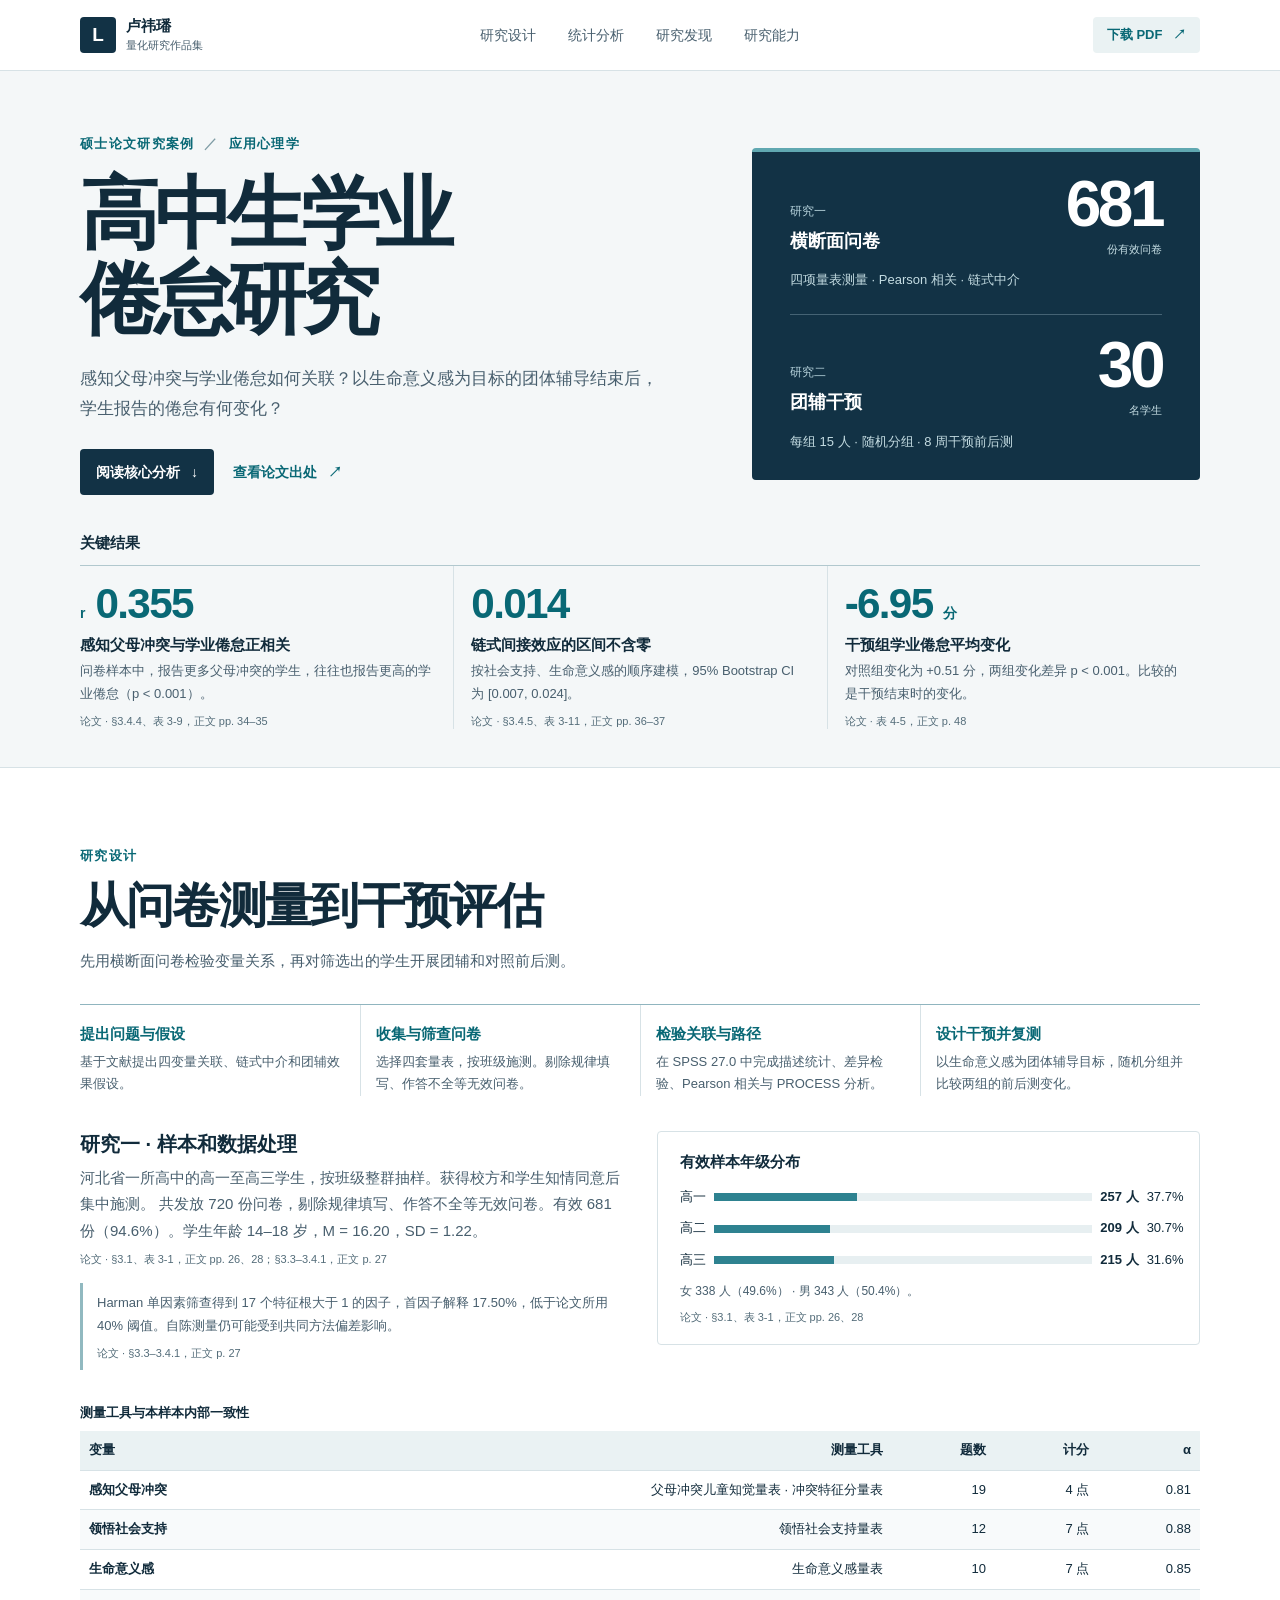
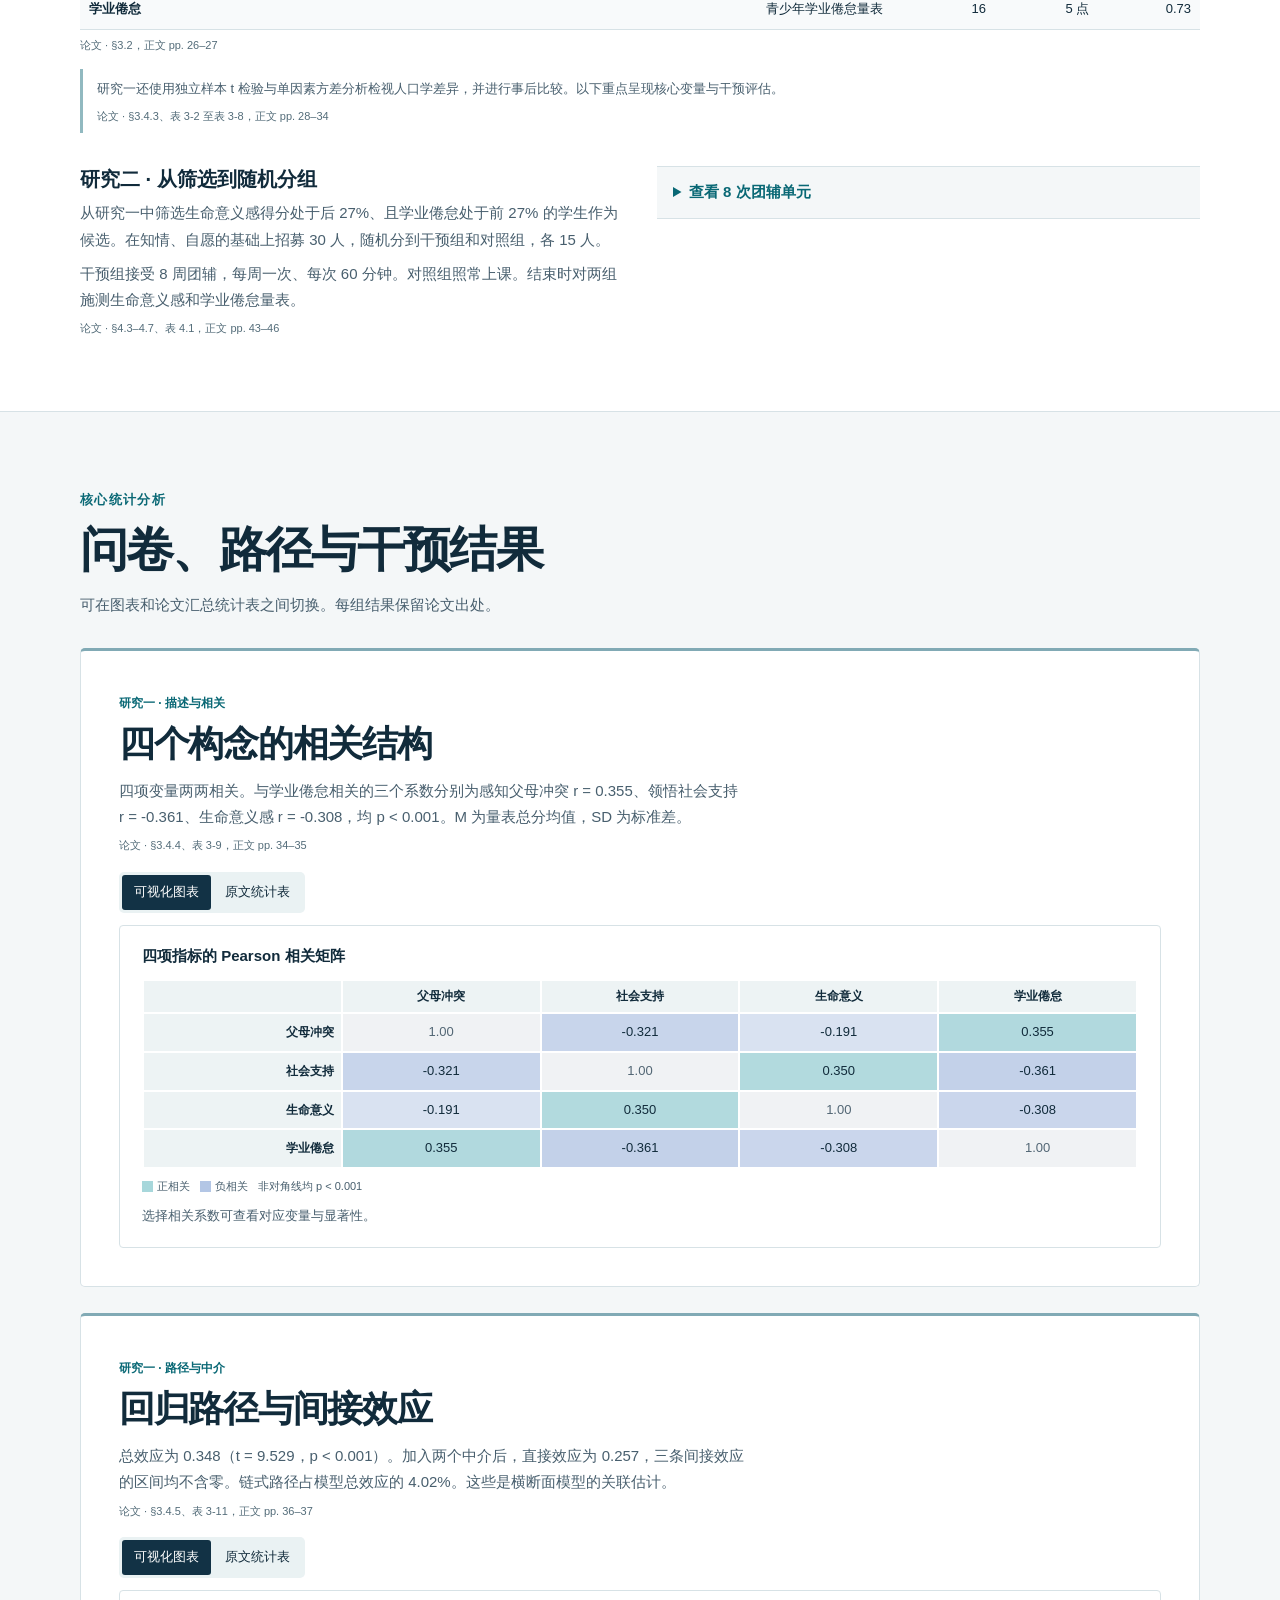
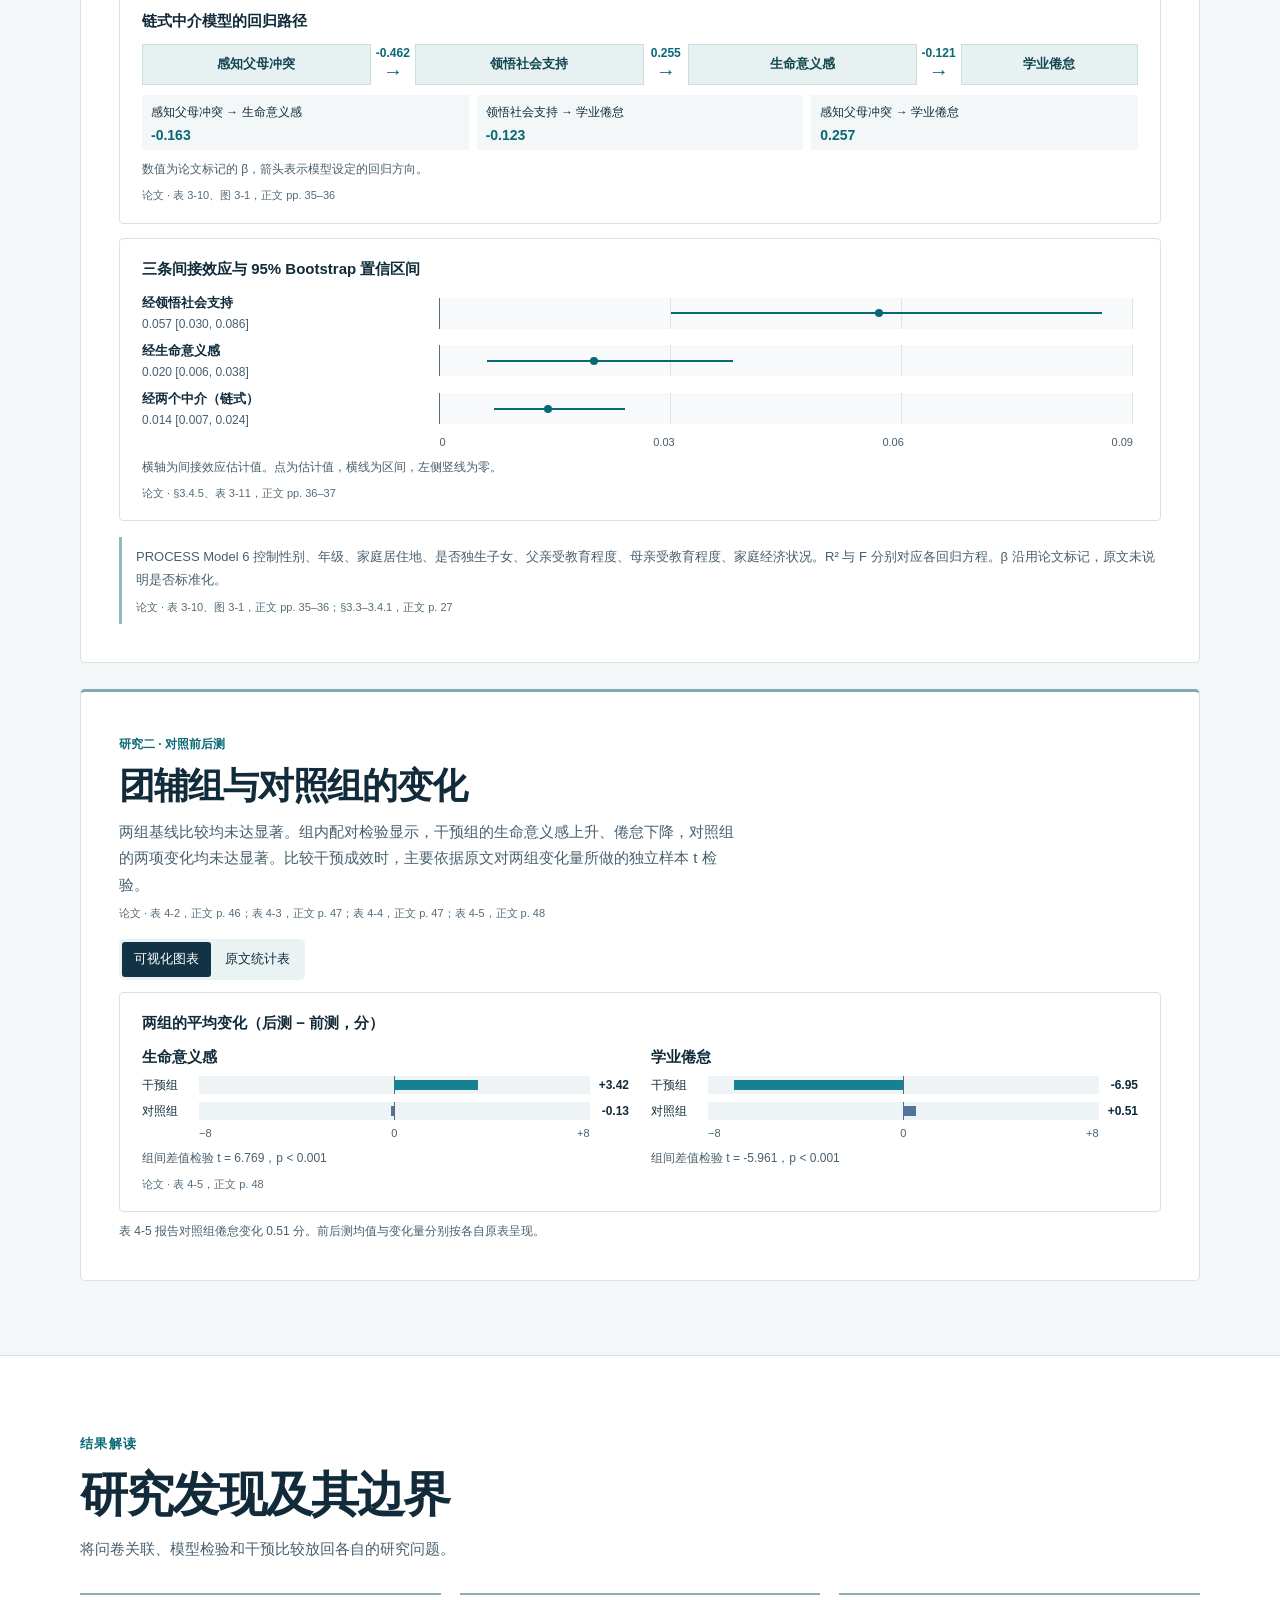
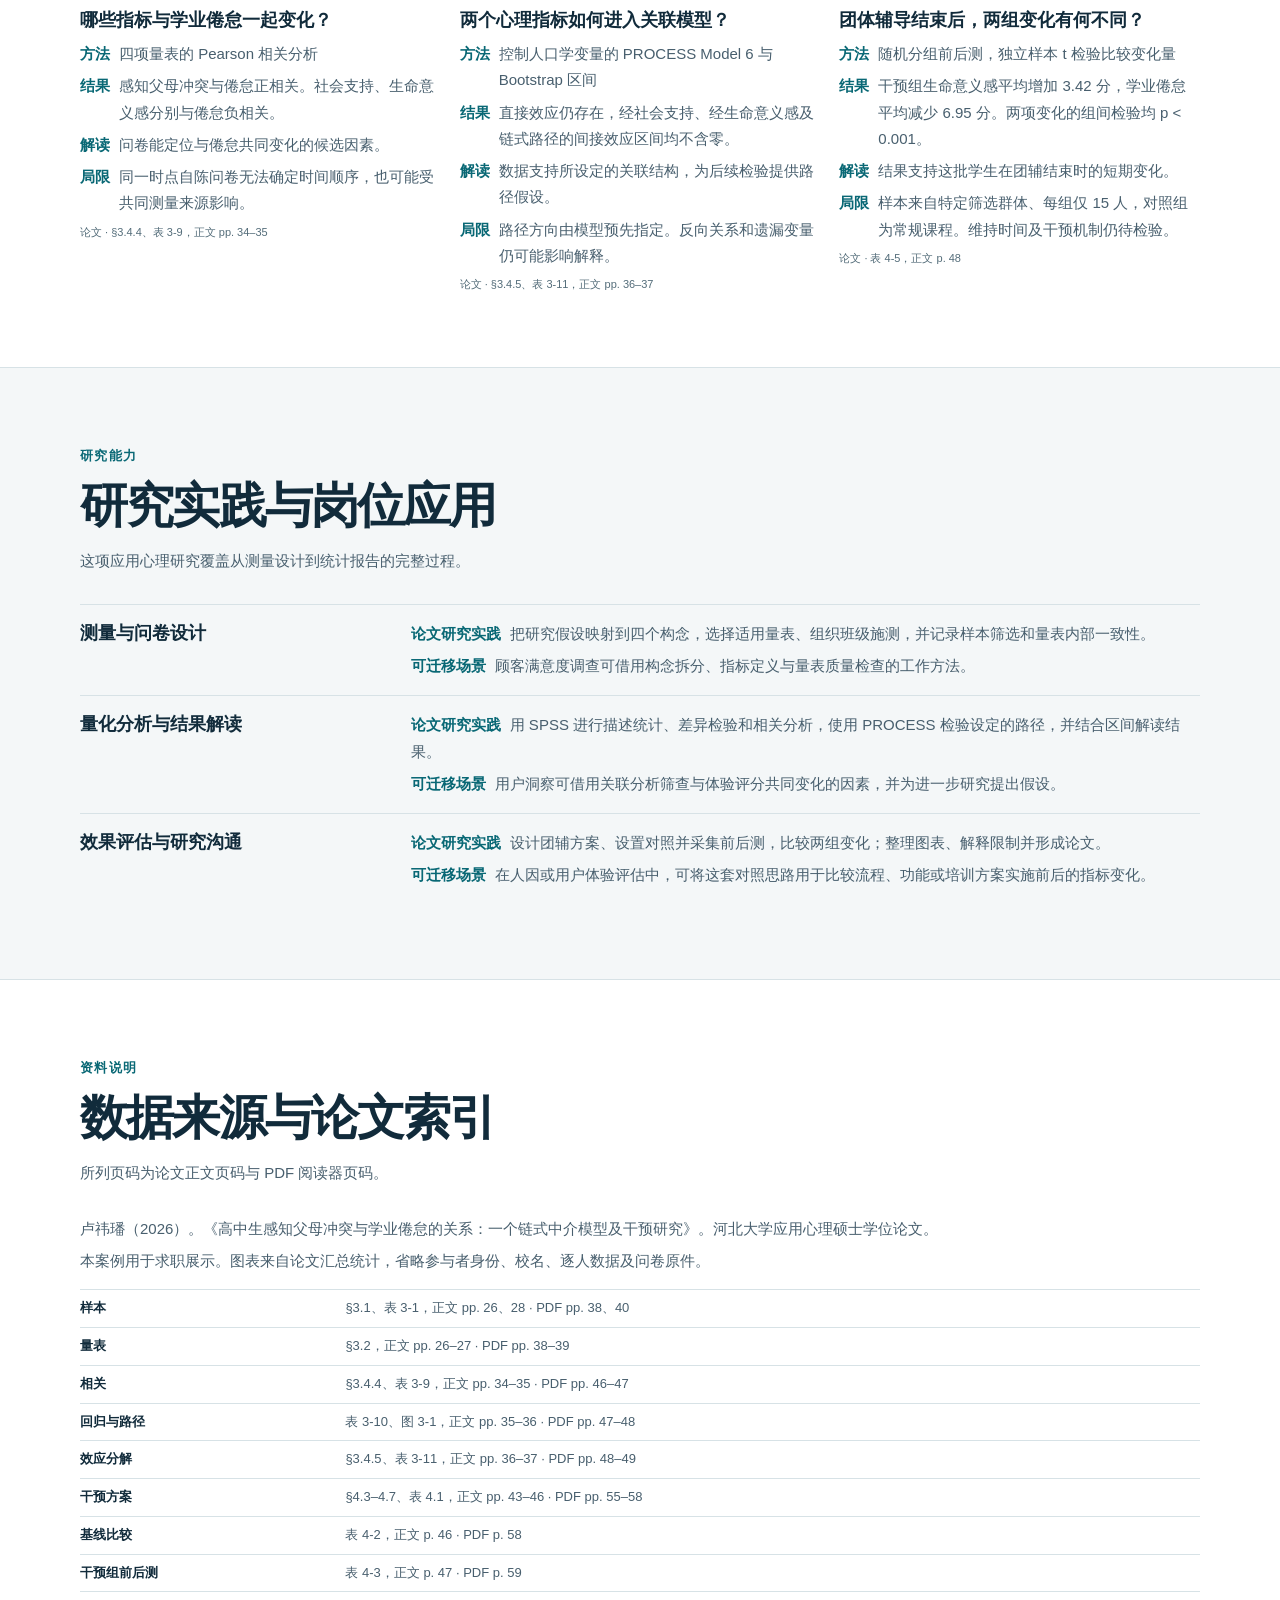
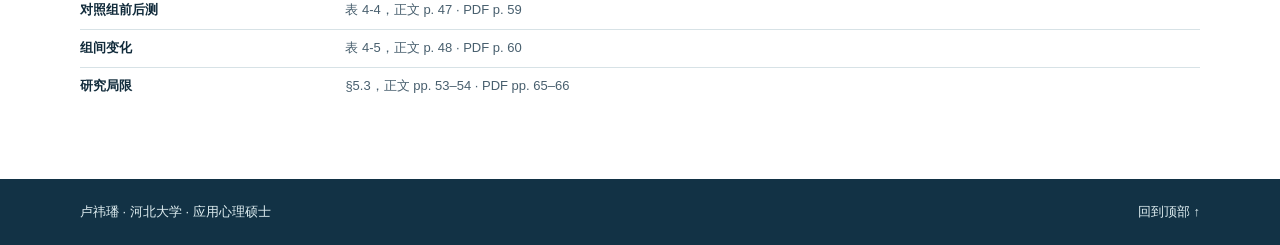
<file: index.html>
<!doctype html>
<html lang="zh-CN">
<head>
<meta charset="utf-8">
<meta name="viewport" content="width=device-width, initial-scale=1">
<meta name="description" content="卢祎璠的应用心理硕士论文研究案例。通过横断面问卷和对照前后测，分析高中生学业倦怠。">
<title>高中生学业倦怠研究｜卢祎璠</title>
<link rel="stylesheet" href="styles.css">
<script src="site.js" defer></script>
</head>
<body class="website">
<a href="#main" class="skip">跳至正文</a>
<header class="site-header"><div class="wrap head-inner"><a class="brand" href="#top"><span class="brand-mark" aria-hidden="true">L</span><span>卢祎璠<small>量化研究作品集</small></span></a>
<nav aria-label="章节导航"><a href="#design">研究设计</a><a href="#analysis">统计分析</a><a href="#findings">研究发现</a><a href="#capabilities">研究能力</a></nav>
<a class="pdf-link" href="academic-burnout-report.pdf" download>下载 PDF <span aria-hidden="true">↗</span></a></div><div class="progress" aria-hidden="true"></div></header>
<main id="main">
<section id="top" class="hero"><div class="wrap"><div class="hero-grid"><div>
<p class="eyebrow">硕士论文研究案例 <span>／</span> 应用心理学</p>
<h1>高中生学业<br class="hero-break">倦怠研究</h1>
<p class="hero-lede">感知父母冲突与学业倦怠如何关联？以生命意义感为目标的团体辅导结束后，学生报告的倦怠有何变化？</p>
<div class="hero-actions"><a class="primary" href="#analysis">阅读核心分析 <span aria-hidden="true">↓</span></a><a href="#sources">查看论文出处 <span aria-hidden="true">↗</span></a></div>
</div><aside class="hero-evidence" aria-label="研究设计与样本">
<div class="study-row"><span>研究一 <b>横断面问卷</b></span><strong>681<small>份有效问卷</small></strong></div>
<p>四项量表测量 · Pearson 相关 · 链式中介</p>
<div class="study-row"><span>研究二 <b>团辅干预</b></span><strong>30<small>名学生</small></strong></div>
<p>每组 15 人 · 随机分组 · 8 周干预前后测</p>
</aside></div>
<div class="hero-findings"><h2>关键结果</h2><div class="key-findings">
  <article><div class="finding-metric"><span>r</span> 0.355</div><h3>感知父母冲突与学业倦怠正相关</h3><p>问卷样本中，报告更多父母冲突的学生，往往也报告更高的学业倦怠（p &lt; 0.001）。</p><span class="cite">论文 · §3.4.4、表 3-9，正文 pp. 34–35</span></article>
  <article><div class="finding-metric">0.014</div><h3>链式间接效应的区间不含零</h3><p>按社会支持、生命意义感的顺序建模，95% Bootstrap CI 为 [0.007, 0.024]。</p><span class="cite">论文 · §3.4.5、表 3-11，正文 pp. 36–37</span></article>
  <article><div class="finding-metric">-6.95 <span>分</span></div><h3>干预组学业倦怠平均变化</h3><p>对照组变化为 +0.51 分，两组变化差异 p &lt; 0.001。比较的是干预结束时的变化。</p><span class="cite">论文 · 表 4-5，正文 p. 48</span></article>
</div></div></div></section>
<section id="design" class="wrap section">
<div class="section-heading"><span class="section-label">研究设计</span><h2>从问卷测量到干预评估</h2><p>先用横断面问卷检验变量关系，再对筛选出的学生开展团辅和对照前后测。</p></div>
<ol class="process">
<li><b>提出问题与假设</b><p>基于文献提出四变量关联、链式中介和团辅效果假设。</p></li>
<li><b>收集与筛查问卷</b><p>选择四套量表，按班级施测。剔除规律填写、作答不全等无效问卷。</p></li>
<li><b>检验关联与路径</b><p>在 SPSS 27.0 中完成描述统计、差异检验、Pearson 相关与 PROCESS 分析。</p></li>
<li><b>设计干预并复测</b><p>以生命意义感为团体辅导目标，随机分组并比较两组的前后测变化。</p></li>
</ol>
<div class="design-grid"><div><h3>研究一 · 样本和数据处理</h3><p>河北省一所高中的高一至高三学生，按班级整群抽样。获得校方和学生知情同意后集中施测。 共发放 720 份问卷，剔除规律填写、作答不全等无效问卷。有效 681 份（94.6%）。学生年龄 14–18 岁，M = 16.20，SD = 1.22。</p><span class="cite">论文 · §3.1、表 3-1，正文 pp. 26、28；§3.3–3.4.1，正文 p. 27</span><div class="quiet"><p>Harman 单因素筛查得到 17 个特征根大于 1 的因子，首因子解释 17.50%，低于论文所用 40% 阈值。自陈测量仍可能受到共同方法偏差影响。</p><span class="cite">论文 · §3.3–3.4.1，正文 p. 27</span></div></div><figure class="grade-chart"><figcaption>有效样本年级分布</figcaption><div class="grade-items"><div class="grade-row"><span>高一</span><span class="grade-track" aria-hidden="true"><i style="width:37.7%"></i></span><strong>257 人</strong><span>37.7%</span></div><div class="grade-row"><span>高二</span><span class="grade-track" aria-hidden="true"><i style="width:30.7%"></i></span><strong>209 人</strong><span>30.7%</span></div><div class="grade-row"><span>高三</span><span class="grade-track" aria-hidden="true"><i style="width:31.6%"></i></span><strong>215 人</strong><span>31.6%</span></div></div><p class="note">女 338 人（49.6%） · 男 343 人（50.4%）。</p><span class="cite">论文 · §3.1、表 3-1，正文 pp. 26、28</span></figure></div>
<div class="measurements"><div class="table-scroll" tabindex="0" role="region" aria-label="测量工具与本样本内部一致性"><table><caption>测量工具与本样本内部一致性</caption><thead><tr><th scope="col">变量</th><th scope="col">测量工具</th><th scope="col">题数</th><th scope="col">计分</th><th scope="col">α</th></tr></thead><tbody><tr><th scope="row">感知父母冲突</th><td>父母冲突儿童知觉量表 · 冲突特征分量表</td><td>19</td><td>4 点</td><td>0.81</td></tr><tr><th scope="row">领悟社会支持</th><td>领悟社会支持量表</td><td>12</td><td>7 点</td><td>0.88</td></tr><tr><th scope="row">生命意义感</th><td>生命意义感量表</td><td>10</td><td>7 点</td><td>0.85</td></tr><tr><th scope="row">学业倦怠</th><td>青少年学业倦怠量表</td><td>16</td><td>5 点</td><td>0.73</td></tr></tbody></table></div><span class="cite">论文 · §3.2，正文 pp. 26–27</span><div class="quiet"><p>研究一还使用独立样本 t 检验与单因素方差分析检视人口学差异，并进行事后比较。以下重点呈现核心变量与干预评估。</p><span class="cite">论文 · §3.4.3、表 3-2 至表 3-8，正文 pp. 28–34</span></div></div>
<div class="trial-design"><div><h3>研究二 · 从筛选到随机分组</h3><p>从研究一中筛选生命意义感得分处于后 27%、且学业倦怠处于前 27% 的学生作为候选。在知情、自愿的基础上招募 30 人，随机分到干预组和对照组，各 15 人。</p>
<p>干预组接受 8 周团辅，每周一次、每次 60 分钟。对照组照常上课。结束时对两组施测生命意义感和学业倦怠量表。</p><span class="cite">论文 · §4.3–4.7、表 4.1，正文 pp. 43–46</span></div>
<details><summary>查看 8 次团辅单元</summary><ol><li>认识你我他</li><li>认识生命</li><li>生命的体验</li><li>生命的价值</li><li>生命中的爱</li><li>生命的挫折</li><li>寻找生命目标</li><li>下一站，从心出发</li></ol><span class="cite">论文 · §4.3–4.7、表 4.1，正文 pp. 43–46</span></details></div>
</section>
<section id="analysis" class="section evidence"><div class="wrap">
<div class="section-heading"><span class="section-label">核心统计分析</span><h2>问卷、路径与干预结果</h2><p>可在图表和论文汇总统计表之间切换。每组结果保留论文出处。</p></div>
<article class="analysis-block"><div class="analysis-heading"><span>研究一 · 描述与相关</span><h3>四个构念的相关结构</h3><p>四项变量两两相关。与学业倦怠相关的三个系数分别为感知父母冲突 r = 0.355、领悟社会支持 r = -0.361、生命意义感 r = -0.308，均 p &lt; 0.001。M 为量表总分均值，SD 为标准差。</p><span class="cite">论文 · §3.4.4、表 3-9，正文 pp. 34–35</span></div>
<div class="switcher" data-switcher>
<div class="switch" role="group" aria-label="选择数据呈现方式" hidden><button type="button" data-show="chart" aria-pressed="true" aria-controls="correlation-chart">可视化图表</button><button type="button" data-show="table" aria-pressed="false" aria-controls="correlation-table">原文统计表</button></div>
<div id="correlation-chart" data-panel="chart"><figure class="heat-figure"><figcaption>四项指标的 Pearson 相关矩阵</figcaption><table class="heat"><thead><tr><th scope="col"><span class="sr-only">变量</span></th><th scope="col">父母冲突</th><th scope="col">社会支持</th><th scope="col">生命意义</th><th scope="col">学业倦怠</th></tr></thead><tbody><tr><th scope="row">父母冲突</th><td class="diagonal">1.00</td><td class="neg" style="--strength:0.321"><button type="button" data-pair="感知父母冲突与领悟社会支持呈负相关（r = -0.321，p &lt; 0.001）。" aria-label="感知父母冲突与领悟社会支持呈负相关（r = -0.321，p &lt; 0.001）。" aria-pressed="false">-0.321</button></td><td class="neg" style="--strength:0.191"><button type="button" data-pair="感知父母冲突与生命意义感呈负相关（r = -0.191，p &lt; 0.001）。" aria-label="感知父母冲突与生命意义感呈负相关（r = -0.191，p &lt; 0.001）。" aria-pressed="false">-0.191</button></td><td class="pos" style="--strength:0.355"><button type="button" data-pair="感知父母冲突与学业倦怠呈正相关（r = 0.355，p &lt; 0.001）。" aria-label="感知父母冲突与学业倦怠呈正相关（r = 0.355，p &lt; 0.001）。" aria-pressed="false">0.355</button></td></tr><tr><th scope="row">社会支持</th><td class="neg" style="--strength:0.321"><button type="button" data-pair="领悟社会支持与感知父母冲突呈负相关（r = -0.321，p &lt; 0.001）。" aria-label="领悟社会支持与感知父母冲突呈负相关（r = -0.321，p &lt; 0.001）。" aria-pressed="false">-0.321</button></td><td class="diagonal">1.00</td><td class="pos" style="--strength:0.35"><button type="button" data-pair="领悟社会支持与生命意义感呈正相关（r = 0.350，p &lt; 0.001）。" aria-label="领悟社会支持与生命意义感呈正相关（r = 0.350，p &lt; 0.001）。" aria-pressed="false">0.350</button></td><td class="neg" style="--strength:0.361"><button type="button" data-pair="领悟社会支持与学业倦怠呈负相关（r = -0.361，p &lt; 0.001）。" aria-label="领悟社会支持与学业倦怠呈负相关（r = -0.361，p &lt; 0.001）。" aria-pressed="false">-0.361</button></td></tr><tr><th scope="row">生命意义</th><td class="neg" style="--strength:0.191"><button type="button" data-pair="生命意义感与感知父母冲突呈负相关（r = -0.191，p &lt; 0.001）。" aria-label="生命意义感与感知父母冲突呈负相关（r = -0.191，p &lt; 0.001）。" aria-pressed="false">-0.191</button></td><td class="pos" style="--strength:0.35"><button type="button" data-pair="生命意义感与领悟社会支持呈正相关（r = 0.350，p &lt; 0.001）。" aria-label="生命意义感与领悟社会支持呈正相关（r = 0.350，p &lt; 0.001）。" aria-pressed="false">0.350</button></td><td class="diagonal">1.00</td><td class="neg" style="--strength:0.308"><button type="button" data-pair="生命意义感与学业倦怠呈负相关（r = -0.308，p &lt; 0.001）。" aria-label="生命意义感与学业倦怠呈负相关（r = -0.308，p &lt; 0.001）。" aria-pressed="false">-0.308</button></td></tr><tr><th scope="row">学业倦怠</th><td class="pos" style="--strength:0.355"><button type="button" data-pair="学业倦怠与感知父母冲突呈正相关（r = 0.355，p &lt; 0.001）。" aria-label="学业倦怠与感知父母冲突呈正相关（r = 0.355，p &lt; 0.001）。" aria-pressed="false">0.355</button></td><td class="neg" style="--strength:0.361"><button type="button" data-pair="学业倦怠与领悟社会支持呈负相关（r = -0.361，p &lt; 0.001）。" aria-label="学业倦怠与领悟社会支持呈负相关（r = -0.361，p &lt; 0.001）。" aria-pressed="false">-0.361</button></td><td class="neg" style="--strength:0.308"><button type="button" data-pair="学业倦怠与生命意义感呈负相关（r = -0.308，p &lt; 0.001）。" aria-label="学业倦怠与生命意义感呈负相关（r = -0.308，p &lt; 0.001）。" aria-pressed="false">-0.308</button></td><td class="diagonal">1.00</td></tr></tbody></table><div class="heat-legend"><span class="positive">正相关</span><span class="negative">负相关</span><span>非对角线均 p &lt; 0.001</span></div><p class="cell-reading" aria-live="polite">选择相关系数可查看对应变量与显著性。</p></figure></div><div id="correlation-table" data-panel="table"><div class="table-scroll" tabindex="0" role="region" aria-label="描述性统计与 Pearson 相关"><table><caption>描述性统计与 Pearson 相关</caption><thead><tr><th scope="col">变量</th><th scope="col">M（分）</th><th scope="col">SD</th><th scope="col">1</th><th scope="col">2</th><th scope="col">3</th><th scope="col">4</th></tr></thead><tbody><tr><th scope="row">1 感知父母冲突</th><td>48.13</td><td>8.94</td><td>1.00</td><td>—</td><td>—</td><td>—</td></tr><tr><th scope="row">2 领悟社会支持</th><td>50.88</td><td>14.99</td><td>-0.321***</td><td>1.00</td><td>—</td><td>—</td></tr><tr><th scope="row">3 生命意义感</th><td>36.69</td><td>12.43</td><td>-0.191***</td><td>0.350***</td><td>1.00</td><td>—</td></tr><tr><th scope="row">4 学业倦怠</th><td>46.98</td><td>8.98</td><td>0.355***</td><td>-0.361***</td><td>-0.308***</td><td>1.00</td></tr></tbody></table></div><p class="note">*** p &lt; 0.001。上三角在论文表中留空。</p><span class="cite">论文 · §3.4.4、表 3-9，正文 pp. 34–35</span></div></div></article>
<article class="analysis-block"><div class="analysis-heading"><span>研究一 · 路径与中介</span><h3>回归路径与间接效应</h3><p>总效应为 0.348（t = 9.529，p &lt; 0.001）。加入两个中介后，直接效应为 0.257，三条间接效应的区间均不含零。链式路径占模型总效应的 4.02%。这些是横断面模型的关联估计。</p><span class="cite">论文 · §3.4.5、表 3-11，正文 pp. 36–37</span></div>
<div class="switcher" data-switcher>
<div class="switch" role="group" aria-label="选择数据呈现方式" hidden><button type="button" data-show="chart" aria-pressed="true" aria-controls="mediation-chart">可视化图表</button><button type="button" data-show="table" aria-pressed="false" aria-controls="mediation-table">原文统计表</button></div>
<div id="mediation-chart" data-panel="chart"><figure class="path-figure"><figcaption>链式中介模型的回归路径</figcaption><ol class="chain"><li><span class="chain-node">感知父母冲突</span><span class="chain-link"><b>-0.462</b><span aria-hidden="true">→</span><span class="sr-only">指向</span></span></li><li><span class="chain-node">领悟社会支持</span><span class="chain-link"><b>0.255</b><span aria-hidden="true">→</span><span class="sr-only">指向</span></span></li><li><span class="chain-node">生命意义感</span><span class="chain-link"><b>-0.121</b><span aria-hidden="true">→</span><span class="sr-only">指向</span></span></li><li><span class="chain-node">学业倦怠</span></li></ol><div class="secondary-paths"><div><span>感知父母冲突 → 生命意义感</span><b>-0.163</b></div><div><span>领悟社会支持 → 学业倦怠</span><b>-0.123</b></div><div><span>感知父母冲突 → 学业倦怠</span><b>0.257</b></div></div><p class="note">数值为论文标记的 β，箭头表示模型设定的回归方向。</p><span class="cite">论文 · 表 3-10、图 3-1，正文 pp. 35–36</span></figure><figure class="forest"><figcaption>三条间接效应与 95% Bootstrap 置信区间</figcaption><div class="forest-body"><div class="forest-row"><div><b>经领悟社会支持</b><small>0.057 [0.030, 0.086]</small></div><div class="ci-track" aria-hidden="true"><i class="ci-line" style="left:33.33333333333333%;width:62.222222222222214%"></i><i class="ci-point" style="left:63.33333333333334%"></i></div></div><div class="forest-row"><div><b>经生命意义感</b><small>0.020 [0.006, 0.038]</small></div><div class="ci-track" aria-hidden="true"><i class="ci-line" style="left:6.666666666666667%;width:35.55555555555556%"></i><i class="ci-point" style="left:22.222222222222225%"></i></div></div><div class="forest-row"><div><b>经两个中介（链式）</b><small>0.014 [0.007, 0.024]</small></div><div class="ci-track" aria-hidden="true"><i class="ci-line" style="left:7.777777777777778%;width:18.88888888888889%"></i><i class="ci-point" style="left:15.555555555555555%"></i></div></div><div class="forest-row" aria-hidden="true"><span></span><div class="forest-axis"><span>0</span><span>0.03</span><span>0.06</span><span>0.09</span></div></div></div><p class="note">横轴为间接效应估计值。点为估计值，横线为区间，左侧竖线为零。</p><span class="cite">论文 · §3.4.5、表 3-11，正文 pp. 36–37</span></figure></div><div id="mediation-table" data-panel="table"><div class="table-scroll" tabindex="0" role="region" aria-label="各回归路径"><table><caption>各回归路径</caption><thead><tr><th scope="col">预测变量</th><th scope="col">结果变量</th><th scope="col">β</th><th scope="col">t</th><th scope="col">p 阈值</th></tr></thead><tbody><tr><th scope="row">感知父母冲突</th><td>领悟社会支持</td><td>-0.462</td><td>-7.571</td><td>&lt; 0.001</td></tr><tr><th scope="row">感知父母冲突</th><td>生命意义感</td><td>-0.163</td><td>-3.141</td><td>&lt; 0.01</td></tr><tr><th scope="row">领悟社会支持</th><td>生命意义感</td><td>0.255</td><td>8.065</td><td>&lt; 0.001</td></tr><tr><th scope="row">感知父母冲突</th><td>学业倦怠</td><td>0.257</td><td>7.034</td><td>&lt; 0.001</td></tr><tr><th scope="row">领悟社会支持</th><td>学业倦怠</td><td>-0.123</td><td>-5.340</td><td>&lt; 0.001</td></tr><tr><th scope="row">生命意义感</th><td>学业倦怠</td><td>-0.121</td><td>-4.493</td><td>&lt; 0.001</td></tr></tbody></table></div><div class="table-scroll" tabindex="0" role="region" aria-label="各结果变量的回归方程"><table><caption>各结果变量的回归方程</caption><thead><tr><th scope="col">结果变量</th><th scope="col">R²</th><th scope="col">F</th><th scope="col">p 阈值</th></tr></thead><tbody><tr><th scope="row">领悟社会支持</th><td>0.167</td><td>14.908</td><td>&lt; 0.001</td></tr><tr><th scope="row">生命意义感</th><td>0.190</td><td>15.746</td><td>&lt; 0.001</td></tr><tr><th scope="row">学业倦怠</th><td>0.246</td><td>19.830</td><td>&lt; 0.001</td></tr></tbody></table></div><div class="table-scroll" tabindex="0" role="region" aria-label="中介效应分解"><table><caption>中介效应分解</caption><thead><tr><th scope="col">路径</th><th scope="col">效应值</th><th scope="col">Boot SE</th><th scope="col">95% CI</th><th scope="col">占总效应</th></tr></thead><tbody><tr><th scope="row">直接效应</th><td>0.257</td><td>0.037</td><td>[0.185, 0.329]</td><td>73.85%</td></tr><tr><th scope="row">经领悟社会支持</th><td>0.057</td><td>0.014</td><td>[0.030, 0.086]</td><td>16.38%</td></tr><tr><th scope="row">经生命意义感</th><td>0.020</td><td>0.008</td><td>[0.006, 0.038]</td><td>5.75%</td></tr><tr><th scope="row">经两个中介（链式）</th><td>0.014</td><td>0.005</td><td>[0.007, 0.024]</td><td>4.02%</td></tr><tr><th scope="row">总效应</th><td>0.348</td><td>0.037</td><td>[0.276, 0.420]</td><td>100%</td></tr></tbody></table></div><span class="cite">论文 · 表 3-10、图 3-1，正文 pp. 35–36；§3.4.5、表 3-11，正文 pp. 36–37</span></div></div>
<div class="quiet"><p>PROCESS Model 6 控制性别、年级、家庭居住地、是否独生子女、父亲受教育程度、母亲受教育程度、家庭经济状况。R² 与 F 分别对应各回归方程。β 沿用论文标记，原文未说明是否标准化。</p><span class="cite">论文 · 表 3-10、图 3-1，正文 pp. 35–36；§3.3–3.4.1，正文 p. 27</span></div></article>
<article class="analysis-block"><div class="analysis-heading"><span>研究二 · 对照前后测</span><h3>团辅组与对照组的变化</h3><p>两组基线比较均未达显著。组内配对检验显示，干预组的生命意义感上升、倦怠下降，对照组的两项变化均未达显著。比较干预成效时，主要依据原文对两组变化量所做的独立样本 t 检验。</p><span class="cite">论文 · 表 4-2，正文 p. 46；表 4-3，正文 p. 47；表 4-4，正文 p. 47；表 4-5，正文 p. 48</span></div>
<div class="switcher" data-switcher>
<div class="switch" role="group" aria-label="选择数据呈现方式" hidden><button type="button" data-show="chart" aria-pressed="true" aria-controls="trial-chart">可视化图表</button><button type="button" data-show="table" aria-pressed="false" aria-controls="trial-table">原文统计表</button></div>
<div id="trial-chart" data-panel="chart"><figure class="change"><figcaption>两组的平均变化（后测 − 前测，分）</figcaption><div class="change-grid"><div><h4>生命意义感</h4><div class="delta-row"><span>干预组</span><div class="delta-track" aria-hidden="true"><i class="intervention" style="left:50%;width:21.375%"></i></div><strong>+3.42</strong></div><div class="delta-row"><span>对照组</span><div class="delta-track" aria-hidden="true"><i class="control" style="left:49.1875%;width:0.8125%"></i></div><strong>-0.13</strong></div><div class="delta-row axis-row" aria-hidden="true"><span></span><div class="delta-axis"><span>−8</span><span>0</span><span>+8</span></div><span></span></div><p class="note">组间差值检验 t = 6.769，p &lt; 0.001</p></div><div><h4>学业倦怠</h4><div class="delta-row"><span>干预组</span><div class="delta-track" aria-hidden="true"><i class="intervention" style="left:6.5625%;width:43.4375%"></i></div><strong>-6.95</strong></div><div class="delta-row"><span>对照组</span><div class="delta-track" aria-hidden="true"><i class="control" style="left:50%;width:3.1875%"></i></div><strong>+0.51</strong></div><div class="delta-row axis-row" aria-hidden="true"><span></span><div class="delta-axis"><span>−8</span><span>0</span><span>+8</span></div><span></span></div><p class="note">组间差值检验 t = -5.961，p &lt; 0.001</p></div></div><span class="cite">论文 · 表 4-5，正文 p. 48</span></figure></div><div id="trial-table" data-panel="table"><div class="table-scroll" tabindex="0" role="region" aria-label="前测、后测及组内配对检验（每组 n = 15）"><table><caption>前测、后测及组内配对检验（每组 n = 15）</caption><thead><tr><th scope="col">变量与组别</th><th scope="col">前测 M (SD)</th><th scope="col">后测 M (SD)</th><th scope="col">配对 t</th><th scope="col">p 阈值</th></tr></thead><tbody><tr><th scope="row">生命意义感 · 干预组</th><td>20.27 (2.40)</td><td>23.69 (3.02)</td><td>-6.900</td><td>&lt; 0.001</td></tr><tr><th scope="row">生命意义感 · 对照组</th><td>21.00 (3.76)</td><td>20.87 (3.54)</td><td>0.750</td><td>&gt; 0.05</td></tr><tr><th scope="row">学业倦怠 · 干预组</th><td>55.60 (6.37)</td><td>48.65 (7.15)</td><td>5.907</td><td>&lt; 0.001</td></tr><tr><th scope="row">学业倦怠 · 对照组</th><td>54.73 (6.97)</td><td>55.25 (6.72)</td><td>-1.198</td><td>&gt; 0.05</td></tr></tbody></table></div><div class="table-scroll" tabindex="0" role="region" aria-label="独立样本 t 检验与组均值变化"><table><caption>独立样本 t 检验与组均值变化</caption><thead><tr><th scope="col">变量</th><th scope="col">基线 t</th><th scope="col">基线 p</th><th scope="col">干预组 ΔM (SD)</th><th scope="col">对照组 ΔM (SD)</th><th scope="col">差值 t</th><th scope="col">差值 p</th></tr></thead><tbody><tr><th scope="row">生命意义感</th><td>-0.636</td><td>&gt; 0.05</td><td>3.42 (1.92)</td><td>-0.13 (0.66)</td><td>6.769</td><td>&lt; 0.001</td></tr><tr><th scope="row">学业倦怠</th><td>0.355</td><td>&gt; 0.05</td><td>-6.95 (4.55)</td><td>0.51 (1.66)</td><td>-5.961</td><td>&lt; 0.001</td></tr></tbody></table></div><span class="cite">论文 · 表 4-2，正文 p. 46；表 4-3，正文 p. 47；表 4-4，正文 p. 47；表 4-5，正文 p. 48</span></div></div>
<p class="note">表 4-5 报告对照组倦怠变化 0.51 分。前后测均值与变化量分别按各自原表呈现。</p></article>
</div></section>
<section id="findings" class="wrap section"><div class="section-heading"><span class="section-label">结果解读</span><h2>研究发现及其边界</h2><p>将问卷关联、模型检验和干预比较放回各自的研究问题。</p></div><div class="interpretations"><article><h3>哪些指标与学业倦怠一起变化？</h3><dl><div><dt>方法</dt><dd>四项量表的 Pearson 相关分析</dd></div><div><dt>结果</dt><dd>感知父母冲突与倦怠正相关。社会支持、生命意义感分别与倦怠负相关。</dd></div><div><dt>解读</dt><dd>问卷能定位与倦怠共同变化的候选因素。</dd></div><div><dt>局限</dt><dd>同一时点自陈问卷无法确定时间顺序，也可能受共同测量来源影响。</dd></div></dl><span class="cite">论文 · §3.4.4、表 3-9，正文 pp. 34–35</span></article><article><h3>两个心理指标如何进入关联模型？</h3><dl><div><dt>方法</dt><dd>控制人口学变量的 PROCESS Model 6 与 Bootstrap 区间</dd></div><div><dt>结果</dt><dd>直接效应仍存在，经社会支持、经生命意义感及链式路径的间接效应区间均不含零。</dd></div><div><dt>解读</dt><dd>数据支持所设定的关联结构，为后续检验提供路径假设。</dd></div><div><dt>局限</dt><dd>路径方向由模型预先指定。反向关系和遗漏变量仍可能影响解释。</dd></div></dl><span class="cite">论文 · §3.4.5、表 3-11，正文 pp. 36–37</span></article><article><h3>团体辅导结束后，两组变化有何不同？</h3><dl><div><dt>方法</dt><dd>随机分组前后测，独立样本 t 检验比较变化量</dd></div><div><dt>结果</dt><dd>干预组生命意义感平均增加 3.42 分，学业倦怠平均减少 6.95 分。两项变化的组间检验均 p &lt; 0.001。</dd></div><div><dt>解读</dt><dd>结果支持这批学生在团辅结束时的短期变化。</dd></div><div><dt>局限</dt><dd>样本来自特定筛选群体、每组仅 15 人，对照组为常规课程。维持时间及干预机制仍待检验。</dd></div></dl><span class="cite">论文 · 表 4-5，正文 p. 48</span></article></div></section>
<section id="capabilities" class="section competence"><div class="wrap"><div class="section-heading"><span class="section-label">研究能力</span><h2>研究实践与岗位应用</h2><p>这项应用心理研究覆盖从测量设计到统计报告的完整过程。</p></div><div class="capability-list"><article><h3>测量与问卷设计</h3><div><p><b>论文研究实践</b>把研究假设映射到四个构念，选择适用量表、组织班级施测，并记录样本筛选和量表内部一致性。</p><p><b>可迁移场景</b>顾客满意度调查可借用构念拆分、指标定义与量表质量检查的工作方法。</p></div></article><article><h3>量化分析与结果解读</h3><div><p><b>论文研究实践</b>用 SPSS 进行描述统计、差异检验和相关分析，使用 PROCESS 检验设定的路径，并结合区间解读结果。</p><p><b>可迁移场景</b>用户洞察可借用关联分析筛查与体验评分共同变化的因素，并为进一步研究提出假设。</p></div></article><article><h3>效果评估与研究沟通</h3><div><p><b>论文研究实践</b>设计团辅方案、设置对照并采集前后测，比较两组变化；整理图表、解释限制并形成论文。</p><p><b>可迁移场景</b>在人因或用户体验评估中，可将这套对照思路用于比较流程、功能或培训方案实施前后的指标变化。</p></div></article></div></div></section>
<section id="sources" class="wrap section sources"><div class="section-heading"><span class="section-label">资料说明</span><h2>数据来源与论文索引</h2><p>所列页码为论文正文页码与 PDF 阅读器页码。</p></div><p>卢祎璠（2026）。《高中生感知父母冲突与学业倦怠的关系：一个链式中介模型及干预研究》。河北大学应用心理硕士学位论文。</p><p>本案例用于求职展示。图表来自论文汇总统计，省略参与者身份、校名、逐人数据及问卷原件。</p>
<dl class="source-index"><div><dt>样本</dt><dd>§3.1、表 3-1，正文 pp. 26、28 · PDF pp. 38、40</dd></div><div><dt>量表</dt><dd>§3.2，正文 pp. 26–27 · PDF pp. 38–39</dd></div><div><dt>相关</dt><dd>§3.4.4、表 3-9，正文 pp. 34–35 · PDF pp. 46–47</dd></div><div><dt>回归与路径</dt><dd>表 3-10、图 3-1，正文 pp. 35–36 · PDF pp. 47–48</dd></div><div><dt>效应分解</dt><dd>§3.4.5、表 3-11，正文 pp. 36–37 · PDF pp. 48–49</dd></div><div><dt>干预方案</dt><dd>§4.3–4.7、表 4.1，正文 pp. 43–46 · PDF pp. 55–58</dd></div><div><dt>基线比较</dt><dd>表 4-2，正文 p. 46 · PDF p. 58</dd></div><div><dt>干预组前后测</dt><dd>表 4-3，正文 p. 47 · PDF p. 59</dd></div><div><dt>对照组前后测</dt><dd>表 4-4，正文 p. 47 · PDF p. 59</dd></div><div><dt>组间变化</dt><dd>表 4-5，正文 p. 48 · PDF p. 60</dd></div><div><dt>研究局限</dt><dd>§5.3，正文 pp. 53–54 · PDF pp. 65–66</dd></div></dl>
</section></main>
<footer class="site-footer"><div class="wrap"><span>卢祎璠 · 河北大学 · 应用心理硕士</span><a href="#top">回到顶部 ↑</a></div></footer></body>
</html>
</file>
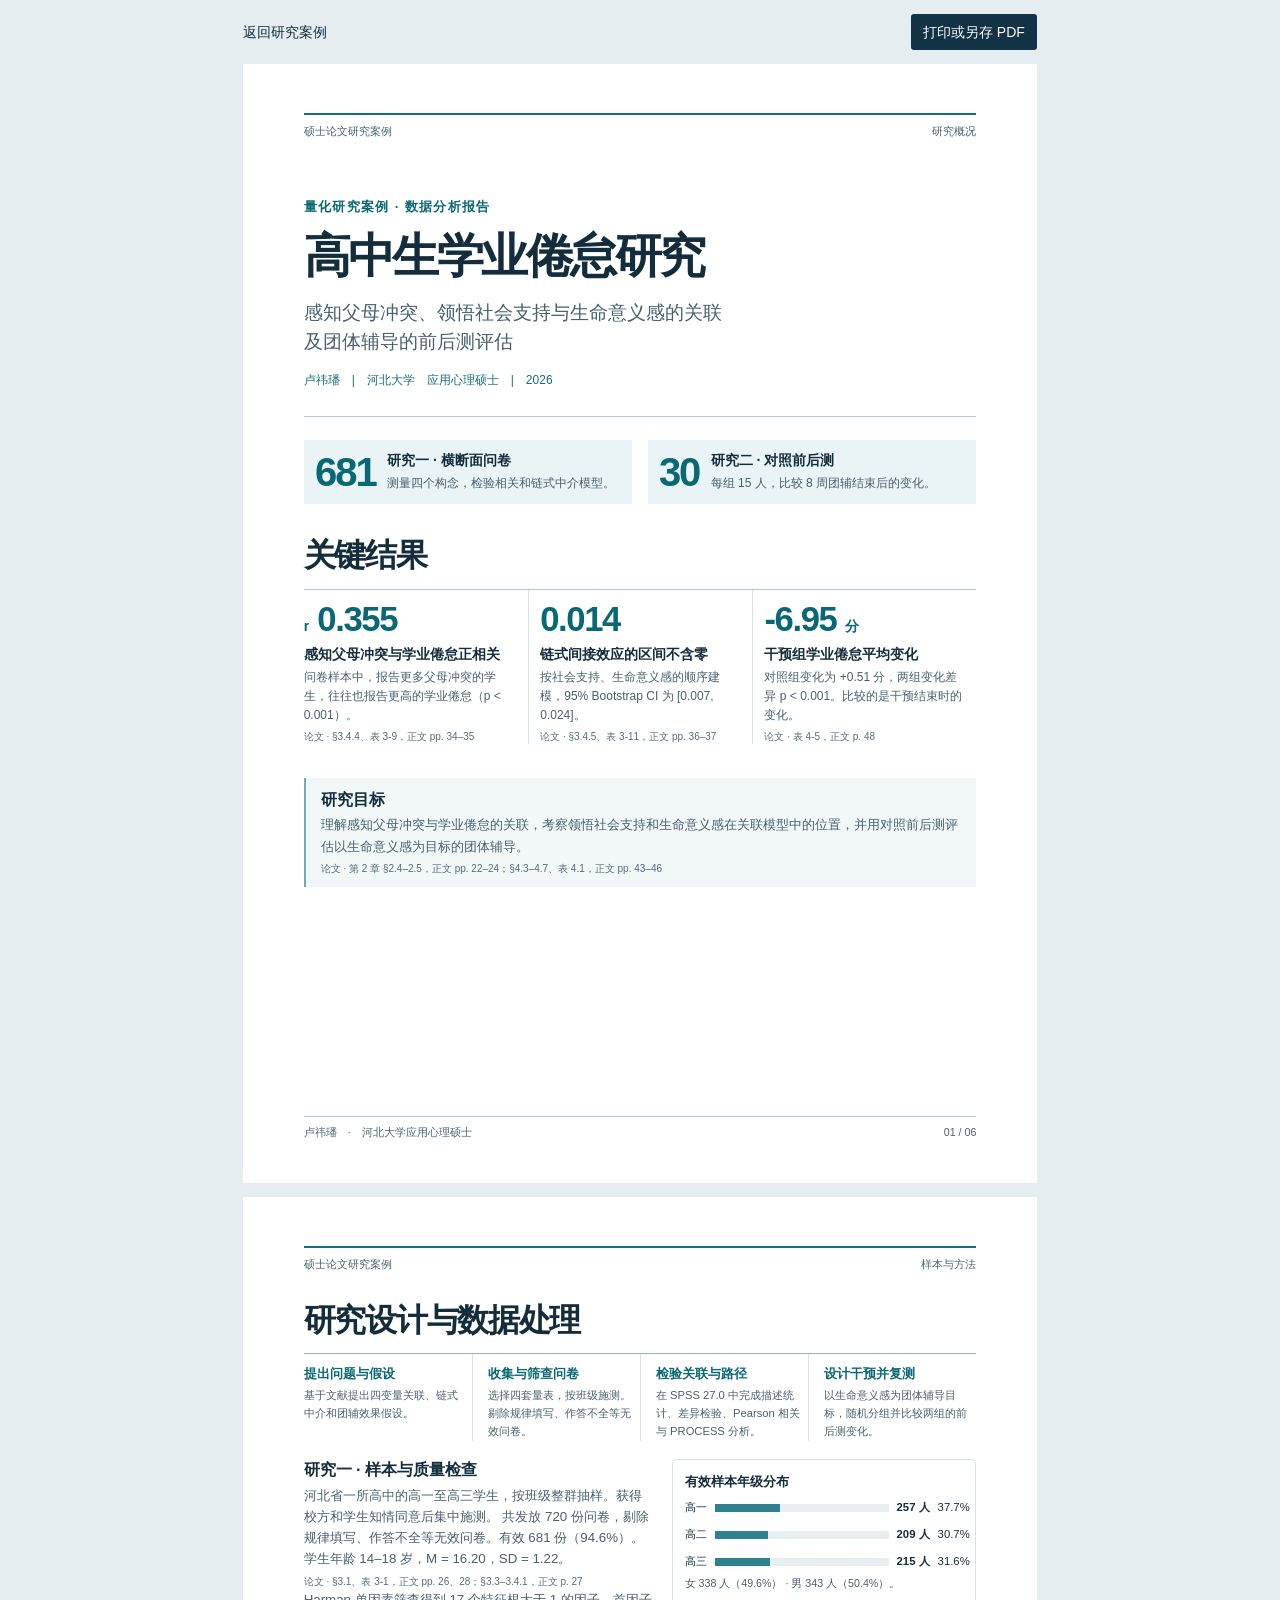
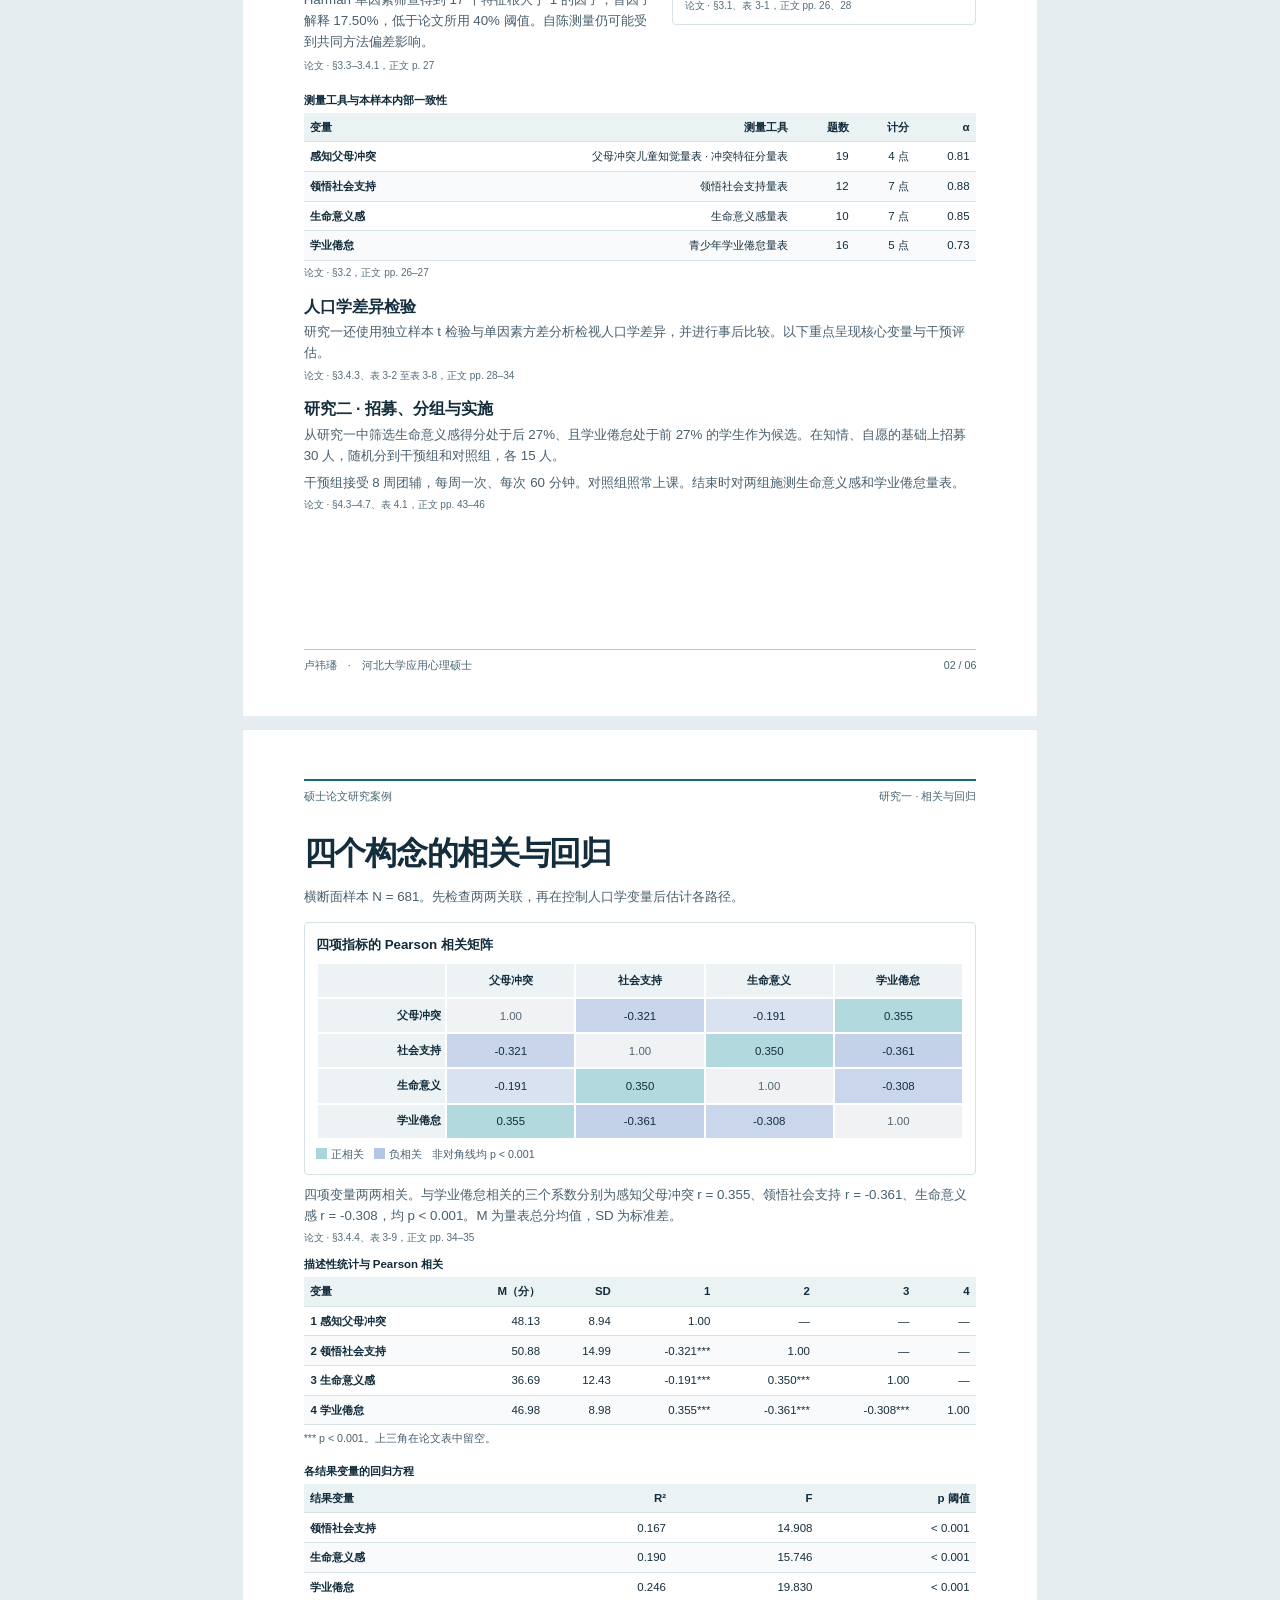
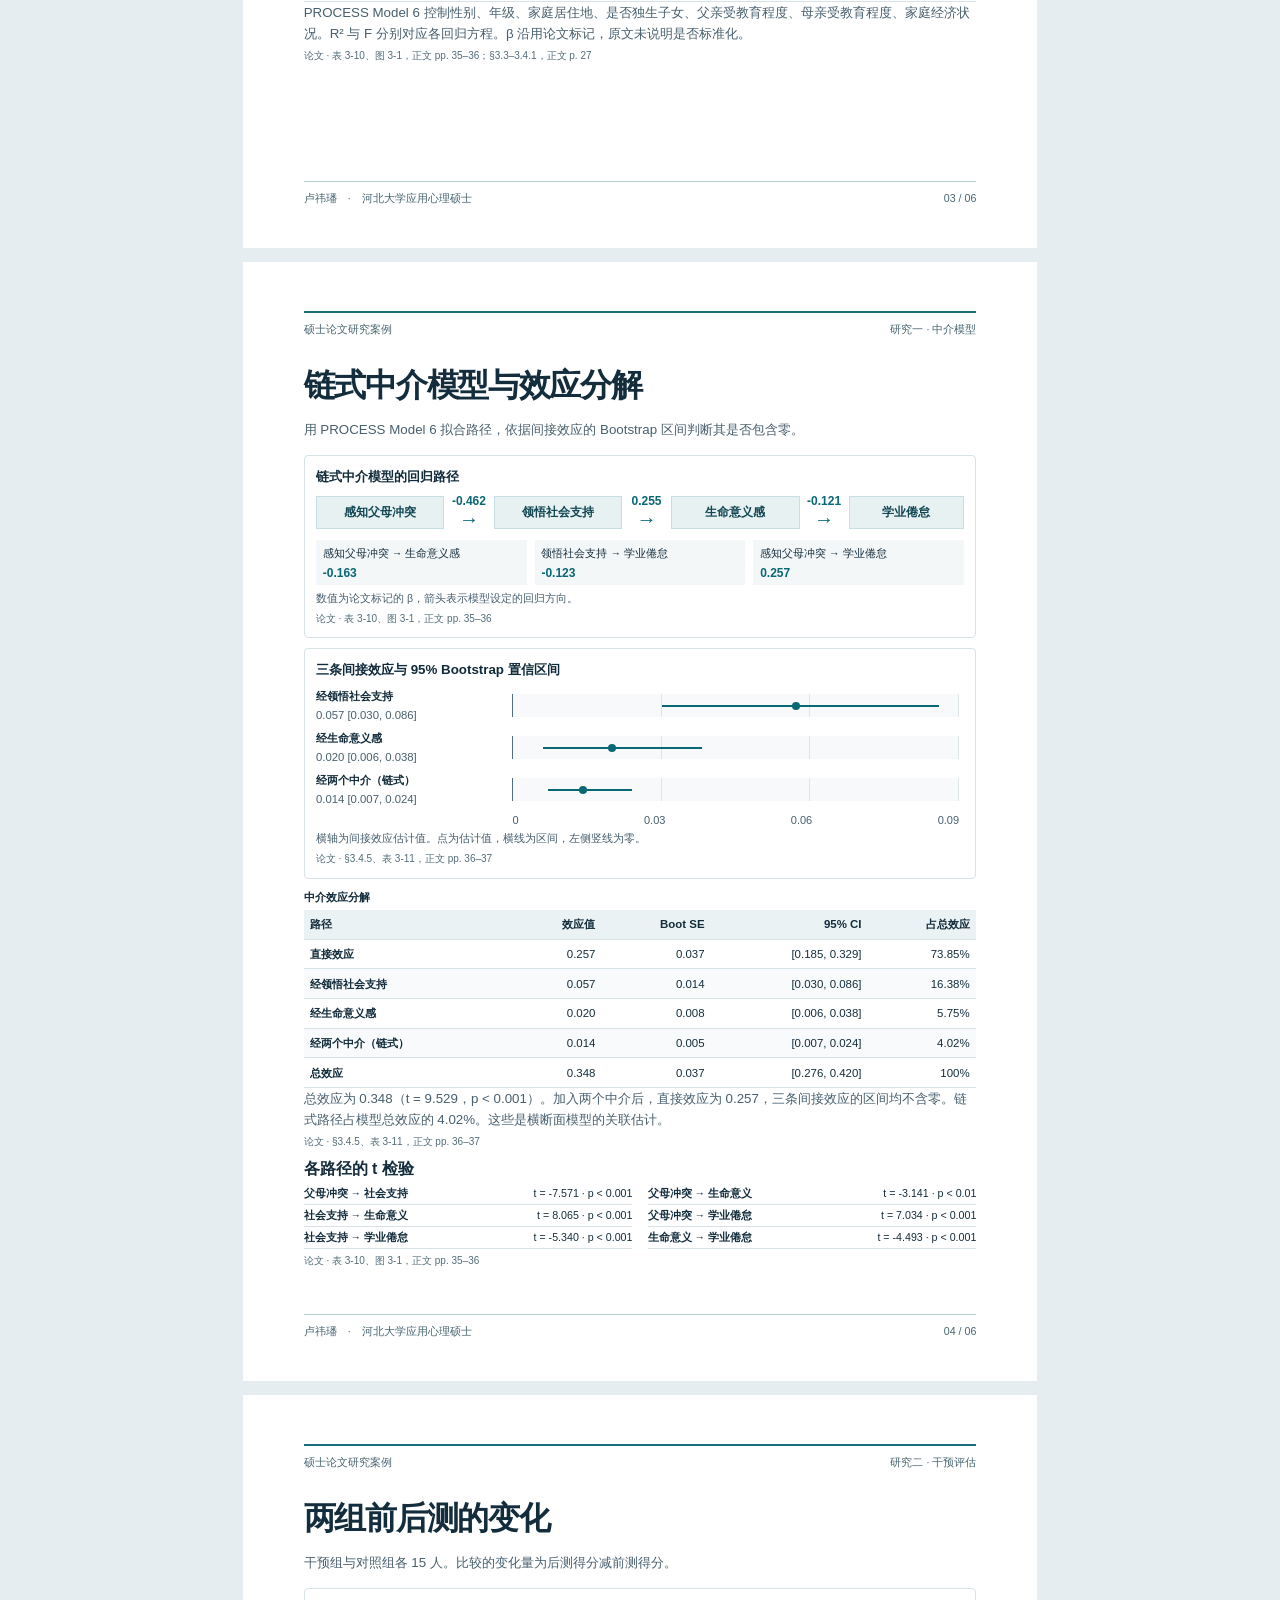
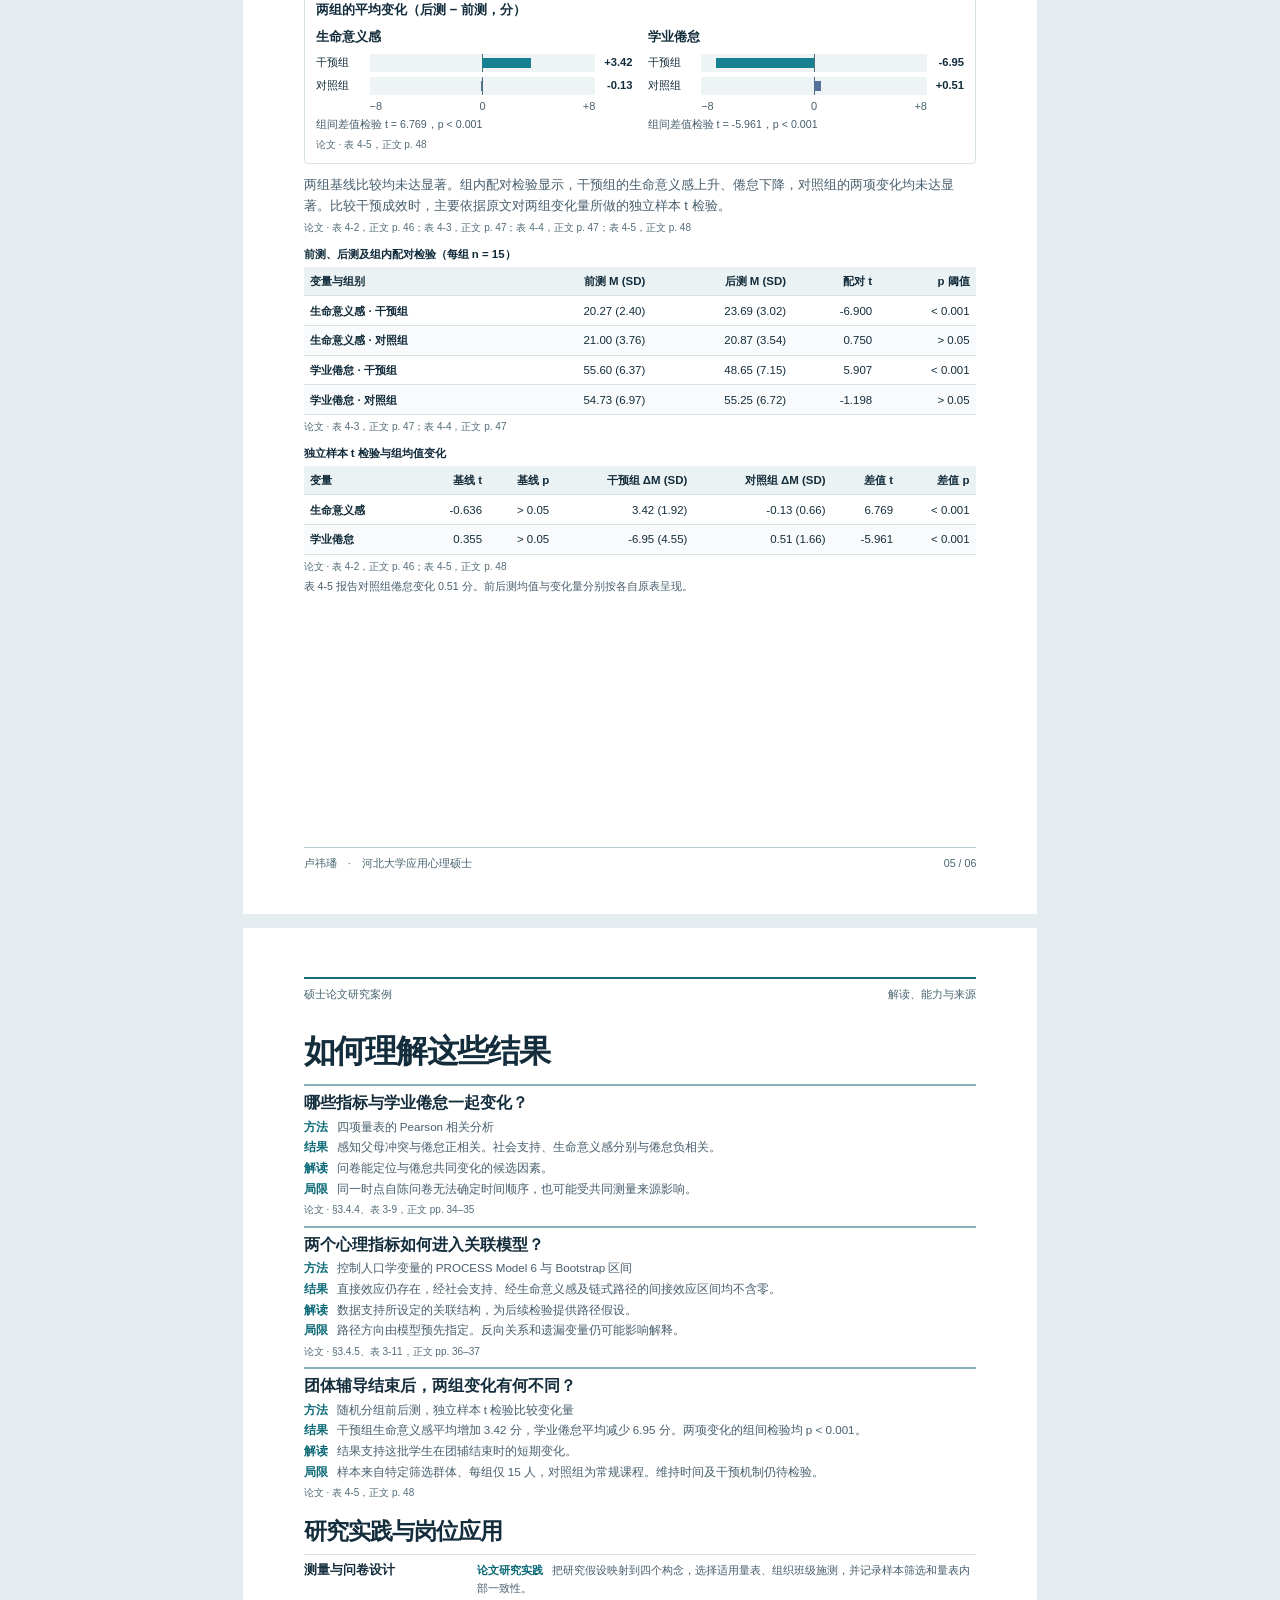
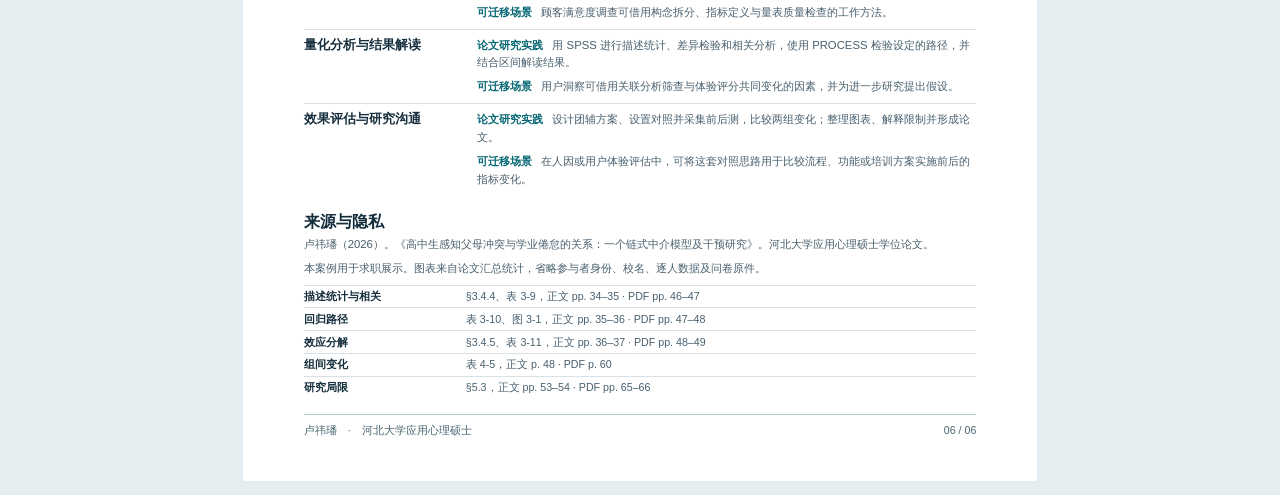
<file: report.html>
<!doctype html>
<html lang="zh-CN">
<head>
<meta charset="utf-8">
<meta name="viewport" content="width=device-width, initial-scale=1">
<meta name="description" content="卢祎璠的应用心理硕士论文研究案例。通过横断面问卷和对照前后测，分析高中生学业倦怠。">
<title>高中生学业倦怠研究｜数据分析报告</title>
<link rel="stylesheet" href="styles.css">
<link rel="stylesheet" href="report.css">
</head>
<body class="report">
<div class="print-controls"><a href="index.html">返回研究案例</a><button type="button" onclick="window.print()">打印或另存 PDF</button></div>
<main>
<section class="report-page"><header class="report-top"><span>硕士论文研究案例</span><span>研究概况</span></header><div class="report-content"><div class="report-hero"><p class="eyebrow">量化研究案例 · 数据分析报告</p><h1>高中生学业倦怠研究</h1><p class="report-subtitle">感知父母冲突、领悟社会支持与生命意义感的关联<br>及团体辅导的前后测评估</p><p class="report-byline">卢祎璠　|　河北大学　应用心理硕士　|　2026</p></div>
<div class="report-overview"><article><strong>681</strong><div><h3>研究一 · 横断面问卷</h3><p>测量四个构念，检验相关和链式中介模型。</p></div></article><article><strong>30</strong><div><h3>研究二 · 对照前后测</h3><p>每组 15 人，比较 8 周团辅结束后的变化。</p></div></article></div>
<h2>关键结果</h2><div class="key-findings">
  <article><div class="finding-metric"><span>r</span> 0.355</div><h3>感知父母冲突与学业倦怠正相关</h3><p>问卷样本中，报告更多父母冲突的学生，往往也报告更高的学业倦怠（p &lt; 0.001）。</p><span class="cite">论文 · §3.4.4、表 3-9，正文 pp. 34–35</span></article>
  <article><div class="finding-metric">0.014</div><h3>链式间接效应的区间不含零</h3><p>按社会支持、生命意义感的顺序建模，95% Bootstrap CI 为 [0.007, 0.024]。</p><span class="cite">论文 · §3.4.5、表 3-11，正文 pp. 36–37</span></article>
  <article><div class="finding-metric">-6.95 <span>分</span></div><h3>干预组学业倦怠平均变化</h3><p>对照组变化为 +0.51 分，两组变化差异 p &lt; 0.001。比较的是干预结束时的变化。</p><span class="cite">论文 · 表 4-5，正文 p. 48</span></article>
</div>
<div class="report-callout"><h3>研究目标</h3><p>理解感知父母冲突与学业倦怠的关联，考察领悟社会支持和生命意义感在关联模型中的位置，并用对照前后测评估以生命意义感为目标的团体辅导。</p><span class="cite">论文 · 第 2 章 §2.4–2.5，正文 pp. 22–24；§4.3–4.7、表 4.1，正文 pp. 43–46</span></div></div><footer class="report-bottom"><span>卢祎璠　·　河北大学应用心理硕士</span><span>01 / 06</span></footer></section>
<section class="report-page"><header class="report-top"><span>硕士论文研究案例</span><span>样本与方法</span></header><div class="report-content"><h2>研究设计与数据处理</h2>
<div class="report-methods"><ol class="process">
<li><b>提出问题与假设</b><p>基于文献提出四变量关联、链式中介和团辅效果假设。</p></li>
<li><b>收集与筛查问卷</b><p>选择四套量表，按班级施测。剔除规律填写、作答不全等无效问卷。</p></li>
<li><b>检验关联与路径</b><p>在 SPSS 27.0 中完成描述统计、差异检验、Pearson 相关与 PROCESS 分析。</p></li>
<li><b>设计干预并复测</b><p>以生命意义感为团体辅导目标，随机分组并比较两组的前后测变化。</p></li>
</ol></div>
<div class="report-sample"><div><h3>研究一 · 样本与质量检查</h3><p>河北省一所高中的高一至高三学生，按班级整群抽样。获得校方和学生知情同意后集中施测。 共发放 720 份问卷，剔除规律填写、作答不全等无效问卷。有效 681 份（94.6%）。学生年龄 14–18 岁，M = 16.20，SD = 1.22。</p><span class="cite">论文 · §3.1、表 3-1，正文 pp. 26、28；§3.3–3.4.1，正文 p. 27</span><p>Harman 单因素筛查得到 17 个特征根大于 1 的因子，首因子解释 17.50%，低于论文所用 40% 阈值。自陈测量仍可能受到共同方法偏差影响。</p><span class="cite">论文 · §3.3–3.4.1，正文 p. 27</span></div><figure class="grade-chart"><figcaption>有效样本年级分布</figcaption><div class="grade-items"><div class="grade-row"><span>高一</span><span class="grade-track" aria-hidden="true"><i style="width:37.7%"></i></span><strong>257 人</strong><span>37.7%</span></div><div class="grade-row"><span>高二</span><span class="grade-track" aria-hidden="true"><i style="width:30.7%"></i></span><strong>209 人</strong><span>30.7%</span></div><div class="grade-row"><span>高三</span><span class="grade-track" aria-hidden="true"><i style="width:31.6%"></i></span><strong>215 人</strong><span>31.6%</span></div></div><p class="note">女 338 人（49.6%） · 男 343 人（50.4%）。</p><span class="cite">论文 · §3.1、表 3-1，正文 pp. 26、28</span></figure></div>
<div class="table-scroll" tabindex="0" role="region" aria-label="测量工具与本样本内部一致性"><table><caption>测量工具与本样本内部一致性</caption><thead><tr><th scope="col">变量</th><th scope="col">测量工具</th><th scope="col">题数</th><th scope="col">计分</th><th scope="col">α</th></tr></thead><tbody><tr><th scope="row">感知父母冲突</th><td>父母冲突儿童知觉量表 · 冲突特征分量表</td><td>19</td><td>4 点</td><td>0.81</td></tr><tr><th scope="row">领悟社会支持</th><td>领悟社会支持量表</td><td>12</td><td>7 点</td><td>0.88</td></tr><tr><th scope="row">生命意义感</th><td>生命意义感量表</td><td>10</td><td>7 点</td><td>0.85</td></tr><tr><th scope="row">学业倦怠</th><td>青少年学业倦怠量表</td><td>16</td><td>5 点</td><td>0.73</td></tr></tbody></table></div><span class="cite">论文 · §3.2，正文 pp. 26–27</span>
<div class="report-detail"><h3>人口学差异检验</h3><p>研究一还使用独立样本 t 检验与单因素方差分析检视人口学差异，并进行事后比较。以下重点呈现核心变量与干预评估。</p><span class="cite">论文 · §3.4.3、表 3-2 至表 3-8，正文 pp. 28–34</span></div>
<div class="report-detail"><h3>研究二 · 招募、分组与实施</h3><p>从研究一中筛选生命意义感得分处于后 27%、且学业倦怠处于前 27% 的学生作为候选。在知情、自愿的基础上招募 30 人，随机分到干预组和对照组，各 15 人。</p>
<p>干预组接受 8 周团辅，每周一次、每次 60 分钟。对照组照常上课。结束时对两组施测生命意义感和学业倦怠量表。</p><span class="cite">论文 · §4.3–4.7、表 4.1，正文 pp. 43–46</span></div></div><footer class="report-bottom"><span>卢祎璠　·　河北大学应用心理硕士</span><span>02 / 06</span></footer></section>
<section class="report-page"><header class="report-top"><span>硕士论文研究案例</span><span>研究一 · 相关与回归</span></header><div class="report-content"><h2>四个构念的相关与回归</h2>
<p class="report-deck">横断面样本 N = 681。先检查两两关联，再在控制人口学变量后估计各路径。</p>
<figure class="heat-figure"><figcaption>四项指标的 Pearson 相关矩阵</figcaption><table class="heat"><thead><tr><th scope="col"><span class="sr-only">变量</span></th><th scope="col">父母冲突</th><th scope="col">社会支持</th><th scope="col">生命意义</th><th scope="col">学业倦怠</th></tr></thead><tbody><tr><th scope="row">父母冲突</th><td class="diagonal">1.00</td><td class="neg" style="--strength:0.321">-0.321</td><td class="neg" style="--strength:0.191">-0.191</td><td class="pos" style="--strength:0.355">0.355</td></tr><tr><th scope="row">社会支持</th><td class="neg" style="--strength:0.321">-0.321</td><td class="diagonal">1.00</td><td class="pos" style="--strength:0.35">0.350</td><td class="neg" style="--strength:0.361">-0.361</td></tr><tr><th scope="row">生命意义</th><td class="neg" style="--strength:0.191">-0.191</td><td class="pos" style="--strength:0.35">0.350</td><td class="diagonal">1.00</td><td class="neg" style="--strength:0.308">-0.308</td></tr><tr><th scope="row">学业倦怠</th><td class="pos" style="--strength:0.355">0.355</td><td class="neg" style="--strength:0.361">-0.361</td><td class="neg" style="--strength:0.308">-0.308</td><td class="diagonal">1.00</td></tr></tbody></table><div class="heat-legend"><span class="positive">正相关</span><span class="negative">负相关</span><span>非对角线均 p &lt; 0.001</span></div></figure><p>四项变量两两相关。与学业倦怠相关的三个系数分别为感知父母冲突 r = 0.355、领悟社会支持 r = -0.361、生命意义感 r = -0.308，均 p &lt; 0.001。M 为量表总分均值，SD 为标准差。</p><span class="cite">论文 · §3.4.4、表 3-9，正文 pp. 34–35</span>
<div class="table-scroll" tabindex="0" role="region" aria-label="描述性统计与 Pearson 相关"><table><caption>描述性统计与 Pearson 相关</caption><thead><tr><th scope="col">变量</th><th scope="col">M（分）</th><th scope="col">SD</th><th scope="col">1</th><th scope="col">2</th><th scope="col">3</th><th scope="col">4</th></tr></thead><tbody><tr><th scope="row">1 感知父母冲突</th><td>48.13</td><td>8.94</td><td>1.00</td><td>—</td><td>—</td><td>—</td></tr><tr><th scope="row">2 领悟社会支持</th><td>50.88</td><td>14.99</td><td>-0.321***</td><td>1.00</td><td>—</td><td>—</td></tr><tr><th scope="row">3 生命意义感</th><td>36.69</td><td>12.43</td><td>-0.191***</td><td>0.350***</td><td>1.00</td><td>—</td></tr><tr><th scope="row">4 学业倦怠</th><td>46.98</td><td>8.98</td><td>0.355***</td><td>-0.361***</td><td>-0.308***</td><td>1.00</td></tr></tbody></table></div><p class="note">*** p &lt; 0.001。上三角在论文表中留空。</p>
<div class="report-detail"><div class="table-scroll" tabindex="0" role="region" aria-label="各结果变量的回归方程"><table><caption>各结果变量的回归方程</caption><thead><tr><th scope="col">结果变量</th><th scope="col">R²</th><th scope="col">F</th><th scope="col">p 阈值</th></tr></thead><tbody><tr><th scope="row">领悟社会支持</th><td>0.167</td><td>14.908</td><td>&lt; 0.001</td></tr><tr><th scope="row">生命意义感</th><td>0.190</td><td>15.746</td><td>&lt; 0.001</td></tr><tr><th scope="row">学业倦怠</th><td>0.246</td><td>19.830</td><td>&lt; 0.001</td></tr></tbody></table></div></div><p>PROCESS Model 6 控制性别、年级、家庭居住地、是否独生子女、父亲受教育程度、母亲受教育程度、家庭经济状况。R² 与 F 分别对应各回归方程。β 沿用论文标记，原文未说明是否标准化。</p><span class="cite">论文 · 表 3-10、图 3-1，正文 pp. 35–36；§3.3–3.4.1，正文 p. 27</span></div><footer class="report-bottom"><span>卢祎璠　·　河北大学应用心理硕士</span><span>03 / 06</span></footer></section>
<section class="report-page"><header class="report-top"><span>硕士论文研究案例</span><span>研究一 · 中介模型</span></header><div class="report-content"><h2>链式中介模型与效应分解</h2>
<p class="report-deck">用 PROCESS Model 6 拟合路径，依据间接效应的 Bootstrap 区间判断其是否包含零。</p>
<figure class="path-figure"><figcaption>链式中介模型的回归路径</figcaption><ol class="chain"><li><span class="chain-node">感知父母冲突</span><span class="chain-link"><b>-0.462</b><span aria-hidden="true">→</span><span class="sr-only">指向</span></span></li><li><span class="chain-node">领悟社会支持</span><span class="chain-link"><b>0.255</b><span aria-hidden="true">→</span><span class="sr-only">指向</span></span></li><li><span class="chain-node">生命意义感</span><span class="chain-link"><b>-0.121</b><span aria-hidden="true">→</span><span class="sr-only">指向</span></span></li><li><span class="chain-node">学业倦怠</span></li></ol><div class="secondary-paths"><div><span>感知父母冲突 → 生命意义感</span><b>-0.163</b></div><div><span>领悟社会支持 → 学业倦怠</span><b>-0.123</b></div><div><span>感知父母冲突 → 学业倦怠</span><b>0.257</b></div></div><p class="note">数值为论文标记的 β，箭头表示模型设定的回归方向。</p><span class="cite">论文 · 表 3-10、图 3-1，正文 pp. 35–36</span></figure><figure class="forest"><figcaption>三条间接效应与 95% Bootstrap 置信区间</figcaption><div class="forest-body"><div class="forest-row"><div><b>经领悟社会支持</b><small>0.057 [0.030, 0.086]</small></div><div class="ci-track" aria-hidden="true"><i class="ci-line" style="left:33.33333333333333%;width:62.222222222222214%"></i><i class="ci-point" style="left:63.33333333333334%"></i></div></div><div class="forest-row"><div><b>经生命意义感</b><small>0.020 [0.006, 0.038]</small></div><div class="ci-track" aria-hidden="true"><i class="ci-line" style="left:6.666666666666667%;width:35.55555555555556%"></i><i class="ci-point" style="left:22.222222222222225%"></i></div></div><div class="forest-row"><div><b>经两个中介（链式）</b><small>0.014 [0.007, 0.024]</small></div><div class="ci-track" aria-hidden="true"><i class="ci-line" style="left:7.777777777777778%;width:18.88888888888889%"></i><i class="ci-point" style="left:15.555555555555555%"></i></div></div><div class="forest-row" aria-hidden="true"><span></span><div class="forest-axis"><span>0</span><span>0.03</span><span>0.06</span><span>0.09</span></div></div></div><p class="note">横轴为间接效应估计值。点为估计值，横线为区间，左侧竖线为零。</p><span class="cite">论文 · §3.4.5、表 3-11，正文 pp. 36–37</span></figure><div class="table-scroll" tabindex="0" role="region" aria-label="中介效应分解"><table><caption>中介效应分解</caption><thead><tr><th scope="col">路径</th><th scope="col">效应值</th><th scope="col">Boot SE</th><th scope="col">95% CI</th><th scope="col">占总效应</th></tr></thead><tbody><tr><th scope="row">直接效应</th><td>0.257</td><td>0.037</td><td>[0.185, 0.329]</td><td>73.85%</td></tr><tr><th scope="row">经领悟社会支持</th><td>0.057</td><td>0.014</td><td>[0.030, 0.086]</td><td>16.38%</td></tr><tr><th scope="row">经生命意义感</th><td>0.020</td><td>0.008</td><td>[0.006, 0.038]</td><td>5.75%</td></tr><tr><th scope="row">经两个中介（链式）</th><td>0.014</td><td>0.005</td><td>[0.007, 0.024]</td><td>4.02%</td></tr><tr><th scope="row">总效应</th><td>0.348</td><td>0.037</td><td>[0.276, 0.420]</td><td>100%</td></tr></tbody></table></div><p>总效应为 0.348（t = 9.529，p &lt; 0.001）。加入两个中介后，直接效应为 0.257，三条间接效应的区间均不含零。链式路径占模型总效应的 4.02%。这些是横断面模型的关联估计。</p><span class="cite">论文 · §3.4.5、表 3-11，正文 pp. 36–37</span><div class="report-paths"><h3>各路径的 t 检验</h3><ul><li><b>父母冲突 → 社会支持</b><span>t = -7.571 · p &lt; 0.001</span></li><li><b>父母冲突 → 生命意义</b><span>t = -3.141 · p &lt; 0.01</span></li><li><b>社会支持 → 生命意义</b><span>t = 8.065 · p &lt; 0.001</span></li><li><b>父母冲突 → 学业倦怠</b><span>t = 7.034 · p &lt; 0.001</span></li><li><b>社会支持 → 学业倦怠</b><span>t = -5.340 · p &lt; 0.001</span></li><li><b>生命意义 → 学业倦怠</b><span>t = -4.493 · p &lt; 0.001</span></li></ul><span class="cite">论文 · 表 3-10、图 3-1，正文 pp. 35–36</span></div></div><footer class="report-bottom"><span>卢祎璠　·　河北大学应用心理硕士</span><span>04 / 06</span></footer></section>
<section class="report-page"><header class="report-top"><span>硕士论文研究案例</span><span>研究二 · 干预评估</span></header><div class="report-content"><h2>两组前后测的变化</h2>
<p class="report-deck">干预组与对照组各 15 人。比较的变化量为后测得分减前测得分。</p>
<figure class="change"><figcaption>两组的平均变化（后测 − 前测，分）</figcaption><div class="change-grid"><div><h4>生命意义感</h4><div class="delta-row"><span>干预组</span><div class="delta-track" aria-hidden="true"><i class="intervention" style="left:50%;width:21.375%"></i></div><strong>+3.42</strong></div><div class="delta-row"><span>对照组</span><div class="delta-track" aria-hidden="true"><i class="control" style="left:49.1875%;width:0.8125%"></i></div><strong>-0.13</strong></div><div class="delta-row axis-row" aria-hidden="true"><span></span><div class="delta-axis"><span>−8</span><span>0</span><span>+8</span></div><span></span></div><p class="note">组间差值检验 t = 6.769，p &lt; 0.001</p></div><div><h4>学业倦怠</h4><div class="delta-row"><span>干预组</span><div class="delta-track" aria-hidden="true"><i class="intervention" style="left:6.5625%;width:43.4375%"></i></div><strong>-6.95</strong></div><div class="delta-row"><span>对照组</span><div class="delta-track" aria-hidden="true"><i class="control" style="left:50%;width:3.1875%"></i></div><strong>+0.51</strong></div><div class="delta-row axis-row" aria-hidden="true"><span></span><div class="delta-axis"><span>−8</span><span>0</span><span>+8</span></div><span></span></div><p class="note">组间差值检验 t = -5.961，p &lt; 0.001</p></div></div><span class="cite">论文 · 表 4-5，正文 p. 48</span></figure><p>两组基线比较均未达显著。组内配对检验显示，干预组的生命意义感上升、倦怠下降，对照组的两项变化均未达显著。比较干预成效时，主要依据原文对两组变化量所做的独立样本 t 检验。</p><span class="cite">论文 · 表 4-2，正文 p. 46；表 4-3，正文 p. 47；表 4-4，正文 p. 47；表 4-5，正文 p. 48</span>
<div class="table-scroll" tabindex="0" role="region" aria-label="前测、后测及组内配对检验（每组 n = 15）"><table><caption>前测、后测及组内配对检验（每组 n = 15）</caption><thead><tr><th scope="col">变量与组别</th><th scope="col">前测 M (SD)</th><th scope="col">后测 M (SD)</th><th scope="col">配对 t</th><th scope="col">p 阈值</th></tr></thead><tbody><tr><th scope="row">生命意义感 · 干预组</th><td>20.27 (2.40)</td><td>23.69 (3.02)</td><td>-6.900</td><td>&lt; 0.001</td></tr><tr><th scope="row">生命意义感 · 对照组</th><td>21.00 (3.76)</td><td>20.87 (3.54)</td><td>0.750</td><td>&gt; 0.05</td></tr><tr><th scope="row">学业倦怠 · 干预组</th><td>55.60 (6.37)</td><td>48.65 (7.15)</td><td>5.907</td><td>&lt; 0.001</td></tr><tr><th scope="row">学业倦怠 · 对照组</th><td>54.73 (6.97)</td><td>55.25 (6.72)</td><td>-1.198</td><td>&gt; 0.05</td></tr></tbody></table></div><span class="cite">论文 · 表 4-3，正文 p. 47；表 4-4，正文 p. 47</span>
<div class="table-scroll" tabindex="0" role="region" aria-label="独立样本 t 检验与组均值变化"><table><caption>独立样本 t 检验与组均值变化</caption><thead><tr><th scope="col">变量</th><th scope="col">基线 t</th><th scope="col">基线 p</th><th scope="col">干预组 ΔM (SD)</th><th scope="col">对照组 ΔM (SD)</th><th scope="col">差值 t</th><th scope="col">差值 p</th></tr></thead><tbody><tr><th scope="row">生命意义感</th><td>-0.636</td><td>&gt; 0.05</td><td>3.42 (1.92)</td><td>-0.13 (0.66)</td><td>6.769</td><td>&lt; 0.001</td></tr><tr><th scope="row">学业倦怠</th><td>0.355</td><td>&gt; 0.05</td><td>-6.95 (4.55)</td><td>0.51 (1.66)</td><td>-5.961</td><td>&lt; 0.001</td></tr></tbody></table></div><span class="cite">论文 · 表 4-2，正文 p. 46；表 4-5，正文 p. 48</span><p class="note">表 4-5 报告对照组倦怠变化 0.51 分。前后测均值与变化量分别按各自原表呈现。</p></div><footer class="report-bottom"><span>卢祎璠　·　河北大学应用心理硕士</span><span>05 / 06</span></footer></section>
<section class="report-page"><header class="report-top"><span>硕士论文研究案例</span><span>解读、能力与来源</span></header><div class="report-content"><h2>如何理解这些结果</h2>
<div class="report-interpret"><div class="interpretations"><article><h3>哪些指标与学业倦怠一起变化？</h3><dl><div><dt>方法</dt><dd>四项量表的 Pearson 相关分析</dd></div><div><dt>结果</dt><dd>感知父母冲突与倦怠正相关。社会支持、生命意义感分别与倦怠负相关。</dd></div><div><dt>解读</dt><dd>问卷能定位与倦怠共同变化的候选因素。</dd></div><div><dt>局限</dt><dd>同一时点自陈问卷无法确定时间顺序，也可能受共同测量来源影响。</dd></div></dl><span class="cite">论文 · §3.4.4、表 3-9，正文 pp. 34–35</span></article><article><h3>两个心理指标如何进入关联模型？</h3><dl><div><dt>方法</dt><dd>控制人口学变量的 PROCESS Model 6 与 Bootstrap 区间</dd></div><div><dt>结果</dt><dd>直接效应仍存在，经社会支持、经生命意义感及链式路径的间接效应区间均不含零。</dd></div><div><dt>解读</dt><dd>数据支持所设定的关联结构，为后续检验提供路径假设。</dd></div><div><dt>局限</dt><dd>路径方向由模型预先指定。反向关系和遗漏变量仍可能影响解释。</dd></div></dl><span class="cite">论文 · §3.4.5、表 3-11，正文 pp. 36–37</span></article><article><h3>团体辅导结束后，两组变化有何不同？</h3><dl><div><dt>方法</dt><dd>随机分组前后测，独立样本 t 检验比较变化量</dd></div><div><dt>结果</dt><dd>干预组生命意义感平均增加 3.42 分，学业倦怠平均减少 6.95 分。两项变化的组间检验均 p &lt; 0.001。</dd></div><div><dt>解读</dt><dd>结果支持这批学生在团辅结束时的短期变化。</dd></div><div><dt>局限</dt><dd>样本来自特定筛选群体、每组仅 15 人，对照组为常规课程。维持时间及干预机制仍待检验。</dd></div></dl><span class="cite">论文 · 表 4-5，正文 p. 48</span></article></div></div>
<h2 class="report-second">研究实践与岗位应用</h2><div class="capability-list"><article><h3>测量与问卷设计</h3><div><p><b>论文研究实践</b>把研究假设映射到四个构念，选择适用量表、组织班级施测，并记录样本筛选和量表内部一致性。</p><p><b>可迁移场景</b>顾客满意度调查可借用构念拆分、指标定义与量表质量检查的工作方法。</p></div></article><article><h3>量化分析与结果解读</h3><div><p><b>论文研究实践</b>用 SPSS 进行描述统计、差异检验和相关分析，使用 PROCESS 检验设定的路径，并结合区间解读结果。</p><p><b>可迁移场景</b>用户洞察可借用关联分析筛查与体验评分共同变化的因素，并为进一步研究提出假设。</p></div></article><article><h3>效果评估与研究沟通</h3><div><p><b>论文研究实践</b>设计团辅方案、设置对照并采集前后测，比较两组变化；整理图表、解释限制并形成论文。</p><p><b>可迁移场景</b>在人因或用户体验评估中，可将这套对照思路用于比较流程、功能或培训方案实施前后的指标变化。</p></div></article></div>
<div class="report-detail report-sources"><h3>来源与隐私</h3><p>卢祎璠（2026）。《高中生感知父母冲突与学业倦怠的关系：一个链式中介模型及干预研究》。河北大学应用心理硕士学位论文。</p><p>本案例用于求职展示。图表来自论文汇总统计，省略参与者身份、校名、逐人数据及问卷原件。</p>
<dl class="source-index"><div><dt>描述统计与相关</dt><dd>§3.4.4、表 3-9，正文 pp. 34–35 · PDF pp. 46–47</dd></div><div><dt>回归路径</dt><dd>表 3-10、图 3-1，正文 pp. 35–36 · PDF pp. 47–48</dd></div><div><dt>效应分解</dt><dd>§3.4.5、表 3-11，正文 pp. 36–37 · PDF pp. 48–49</dd></div><div><dt>组间变化</dt><dd>表 4-5，正文 p. 48 · PDF p. 60</dd></div><div><dt>研究局限</dt><dd>§5.3，正文 pp. 53–54 · PDF pp. 65–66</dd></div></dl></div></div><footer class="report-bottom"><span>卢祎璠　·　河北大学应用心理硕士</span><span>06 / 06</span></footer></section>
</main></body>
</html>
</file>
<file: styles.css>
:root {
  color-scheme: light;
  --ink:#112b3b;
  --muted:#485f6e;
  --accent:#096875;
  --navy:#123245;
  --canvas:#f4f7f8;
  --soft:#eaf2f3;
  --line:#d7e2e6;
  --white:#fff;
  --font:"Inter","PingFang SC","Microsoft YaHei","Noto Sans CJK SC",sans-serif;
  --num:"Inter","Arial",sans-serif;
}
*, *::before, *::after { box-sizing:border-box; }
html { scroll-behavior:smooth; scroll-padding-top:115px; }
body { margin:0; color:var(--ink); background:#fff; font:15px/1.75 var(--font); -webkit-font-smoothing:antialiased; }
h1,h2,h3,h4,p,figure,dl,dd { margin:0; }
h1,h2,h3,h4 { line-height:1.35; }
p { color:var(--muted); }
a { color:inherit; text-decoration:none; }
button { font:inherit; color:inherit; cursor:pointer; }
a:focus-visible,button:focus-visible,summary:focus-visible,[tabindex]:focus-visible { outline:2px solid #007688; outline-offset:3px; }
[hidden] { display:none !important; }
.sr-only,.skip:not(:focus) { position:absolute; width:1px; height:1px; padding:0; overflow:hidden; clip-path:inset(50%); white-space:nowrap; }
.skip { position:fixed; z-index:40; top:8px; left:8px; background:var(--white); padding:8px 15px; }
.wrap { width:min(1120px, calc(100% - 80px)); margin:auto; }
.site-header { position:sticky; z-index:20; top:0; background:#fff; border-bottom:1px solid var(--line); }
.head-inner { min-height:70px; display:grid; grid-template-columns:1fr auto 1fr; align-items:center; gap:26px; }
.brand { justify-self:start; display:flex; gap:10px; align-items:center; font-weight:700; line-height:1.2; white-space:nowrap; }
.brand-mark { width:36px; height:36px; display:grid; place-items:center; background:var(--navy); color:white; border-radius:4px; font:700 19px var(--num); }
.brand small { color:var(--muted); font-weight:400; font-size:11px; display:block; margin-top:4px; }
nav { display:flex; gap:clamp(14px,2.5vw,35px); font-size:14px; white-space:nowrap; }
nav a { padding-block:8px; color:var(--muted); }
nav a:hover, nav a[aria-current] { color:var(--accent); text-decoration:underline; text-underline-offset:7px; }
.pdf-link { justify-self:end; background:var(--soft); padding:7px 14px; font-size:13px; font-weight:700; color:var(--accent); white-space:nowrap; border-radius:4px; }
.pdf-link span,.hero-actions a span { margin-left:7px; }
.progress { height:2px; background:var(--accent); transform:scaleX(0); transform-origin:left; position:absolute; bottom:-1px; left:0; right:0; pointer-events:none; }
.hero { background:var(--canvas); border-bottom:1px solid var(--line); padding:62px 0 38px; }
.hero-grid { display:grid; grid-template-columns:1.3fr 1fr; gap:clamp(34px,7vw,100px); align-items:center; }
.eyebrow,.section-label { color:var(--accent); font-size:13px; font-weight:700; letter-spacing:.10em; }
.eyebrow span { margin-inline:5px; color:#7e9ca5; }
.hero h1 { font-size:clamp(45px,6.2vw,92px); letter-spacing:-.067em; line-height:1.08; margin:15px 0 22px; }
.hero-lede { max-width:36em; font-size:17px; }
.hero-actions { display:flex; gap:19px; align-items:center; flex-wrap:wrap; margin-top:25px; font-size:14px; font-weight:700; color:var(--accent); }
.primary { color:white; background:var(--navy); padding:11px 16px; border-radius:4px; }
.primary:hover { background:#205269; }
.hero-evidence { background:var(--navy); color:#fff; border-top:4px solid #60a8b1; padding:25px clamp(20px,3vw,38px) 27px; border-radius:4px; }
.study-row { display:flex; align-items:end; justify-content:space-between; gap:9px; }
.study-row span { color:#b8d4dd; font-size:12px; }
.study-row b { display:block; font-size:18px; color:#fff; margin-top:4px; }
.study-row strong { font:700 clamp(38px,5vw,70px)/.86 var(--num); letter-spacing:-.055em; text-align:right; }
.study-row small { display:block; margin-top:9px; letter-spacing:0; color:#c4dce2; font:400 11px/1.5 var(--font); }
.hero-evidence p { font-size:13px; color:#c4dce2; margin:12px 0 22px; }
.hero-evidence p:last-child { margin:12px 0 0; }
.hero-evidence .study-row:nth-of-type(2) { padding-top:23px; border-top:1px solid #456374; }
.hero-findings { margin-top:38px; }
.hero-findings > h2 { font-size:15px; margin-bottom:12px; }
.key-findings { display:grid; grid-template-columns:repeat(3,minmax(0,1fr)); border-top:1px solid #b1c8ce; }
.key-findings article { padding:16px 17px 0; border-left:1px solid var(--line); }
.key-findings article:first-child { padding-left:0; border-left:0; }
.finding-metric { font:700 clamp(32px,3.3vw,47px)/1.05 var(--num); letter-spacing:-.04em; color:var(--accent); font-variant-numeric:tabular-nums; }
.finding-metric span { font:700 14px var(--font); letter-spacing:0; }
.key-findings h3 { margin:8px 0 5px; font-size:15px; }
.key-findings p { font-size:13px; }
.cite { color:#536c79; font-size:11px; display:block; margin-top:7px; line-height:1.5; overflow-wrap:anywhere; }
.section { padding-block:74px; }
.section-heading { margin-bottom:30px; }
.section-heading h2 { font-size:clamp(31px,4vw,48px); letter-spacing:-.038em; margin:6px 0 9px; }
.section-heading p { max-width:65ch; }
.process { display:grid; grid-template-columns:repeat(4,minmax(0,1fr)); padding:0; list-style:none; margin:0 0 35px; border-top:1px solid #90b5bf; }
.process li { padding:16px 15px 0; border-left:1px solid var(--line); }
.process li:first-child { padding-left:0; border-left:0; }
.process b { color:var(--accent); }
.process p { margin-top:3px; font-size:13px; }
.design-grid,.trial-design { display:grid; grid-template-columns:1fr 1fr; gap:34px; align-items:start; }
.design-grid h3,.trial-design h3 { margin-bottom:7px; font-size:20px; }
.quiet { border-left:3px solid #91b9c0; padding:9px 0 9px 14px; margin-top:16px; }
.quiet p { font-size:13px; }
.grade-chart,.path-figure,.forest,.change,.heat-figure { padding:19px 22px; border:1px solid var(--line); background:var(--white); border-radius:4px; }
figcaption,caption { color:var(--ink); font-weight:700; line-height:1.5; }
figcaption { margin-bottom:12px; }
.grade-items { display:grid; gap:9px; }
.grade-row { display:grid; grid-template-columns:auto 1fr auto 4.2ch; gap:8px; align-items:center; font-size:13px; font-variant-numeric:tabular-nums; }
.grade-track { display:block; height:8px; background:#e7eff1; }
.grade-track i { display:block; height:100%; background:#2e8290; }
.note { font-size:12px; color:var(--muted); margin-top:9px; }
.measurements,.trial-design { margin-top:33px; }
.trial-design p+p { margin-top:8px; }
details { border-top:1px solid var(--line); border-bottom:1px solid var(--line); background:var(--canvas); padding:12px 16px; }
summary { cursor:pointer; font-weight:700; color:var(--accent); }
details ol { columns:2; padding-left:26px; margin-block:10px; font-size:13px; }
details li { break-inside:avoid; margin:2px 0; }
.evidence,.competence { background:var(--canvas); border-block:1px solid var(--line); }
.analysis-block { background:white; padding:clamp(16px,3.3vw,38px); border:1px solid var(--line); border-top:3px solid #81aab5; border-radius:5px; }
.analysis-block + .analysis-block { margin-top:26px; }
.analysis-heading span:not(.cite) { color:var(--accent); font-size:12px; font-weight:700; }
.analysis-heading h3 { font-size:clamp(23px,3.2vw,36px); margin:5px 0 9px; letter-spacing:-.035em; }
.analysis-heading p { max-width:75ch; }
.switch { display:inline-flex; max-width:100%; gap:2px; background:var(--soft); padding:3px; border-radius:5px; margin:18px 0 12px; }
.switch button { border:0; border-radius:3px; background:transparent; padding:6px 12px; font-size:13px; }
.switch button[aria-pressed=true] { background:var(--navy); color:white; }
[data-panel] > figure + figure { margin-top:14px; }
.table-scroll { max-width:100%; overflow:auto; }
.table-scroll + .table-scroll { margin-top:16px; }
table { width:100%; border-collapse:collapse; font-size:13px; font-variant-numeric:tabular-nums; }
caption { text-align:left; padding:0 0 8px; }
th,td { text-align:right; padding:8px 9px; border-bottom:1px solid var(--line); vertical-align:middle; }
th:first-child,td:first-child { text-align:left; }
th { font-weight:650; }
thead th { background:var(--soft); }
.table-scroll td { white-space:nowrap; }
.table-scroll tbody th { min-width:7em; }
.table-scroll table tr:nth-child(even) { background:#f8fafb; }
.heat { table-layout:fixed; }
.heat th,.heat td { text-align:center; padding:5px 3px; border:2px solid white; }
.heat th:first-child { text-align:right; padding-right:7px; }
.heat th { background:#edf3f4; font-size:12px; }
.heat .pos { background:color-mix(in srgb,#4fa8b4 calc(var(--strength) * 110%),#f0f9f9); }
.heat .neg { background:color-mix(in srgb,#7b9ad0 calc(var(--strength) * 110%),#f2f5fa); }
.heat .diagonal { background:#f0f2f4; color:#526674; }
.heat td:has(button) { padding:0; }
.heat button { display:block; width:100%; border:0; background:transparent; padding:7px 0; font-size:inherit; font-variant-numeric:tabular-nums; }
.heat button:hover,.heat button[aria-pressed=true] { box-shadow:inset 0 0 0 2px var(--accent); }
.heat-legend { display:flex; gap:10px; flex-wrap:wrap; align-items:center; font-size:11px; color:var(--muted); margin-top:8px; }
.heat-legend span { display:inline-flex; align-items:center; gap:4px; }
.heat-legend .positive::before,.heat-legend .negative::before { content:""; width:11px; height:11px; background:#a7d7db; display:inline-block; }
.heat-legend .negative::before { background:#b3c6e5; }
.cell-reading { font-size:13px; margin-top:9px; }
.chain { display:grid; grid-template-columns:repeat(3,minmax(0,1fr)) minmax(0,.65fr); list-style:none; padding:0; margin:0 0 10px; }
.chain li { display:flex; align-items:center; min-width:0; }
.chain-node { background:#e7f1f2; color:#124653; border:1px solid #c7dee2; padding:8px 5px; text-align:center; flex:1; min-width:0; font-size:13px; font-weight:700; }
.chain-link { display:grid; place-items:center; min-width:44px; padding-inline:3px; line-height:1.1; color:var(--accent); font:12px/1.1 var(--num); }
.chain-link span[aria-hidden] { font-size:20px; }
.secondary-paths { display:grid; grid-template-columns:repeat(3,minmax(0,1fr)); gap:8px; }
.secondary-paths div { background:var(--canvas); padding:7px 9px; font-size:12px; }
.secondary-paths b { display:block; color:var(--accent); font:700 14px var(--num); margin-top:4px; }
.forest-body { display:grid; gap:6px; padding-right:5px; }
.forest-row { display:grid; grid-template-columns:minmax(140px,29%) 1fr; align-items:center; gap:10px; }
.forest-row b,.forest-row small { display:block; }
.forest-row b { font-size:13px; }
.forest-row small { font:12px/1.6 var(--num); color:var(--muted); }
.ci-track { height:31px; position:relative; border-left:1px solid #536e7e; background:repeating-linear-gradient(90deg,#f7f9fa 0,#f7f9fa calc(33.333% - 1px),#dce6e9 calc(33.333% - 1px),#dce6e9 33.333%); }
.ci-line,.ci-point { position:absolute; top:50%; background:var(--accent); }
.ci-line { height:2px; transform:translateY(-50%); }
.ci-point { height:8px; width:8px; border-radius:50%; transform:translate(-50%,-50%); }
.forest-axis,.delta-axis { display:flex; justify-content:space-between; color:var(--muted); font:11px var(--num); }
.change-grid { display:grid; grid-template-columns:1fr 1fr; gap:22px; }
.change h4 { margin-bottom:8px; }
.delta-row { display:grid; grid-template-columns:4.25em 1fr 5ch; align-items:center; gap:6px; font-size:12px; margin-bottom:5px; }
.delta-row strong { font-variant-numeric:tabular-nums; text-align:right; }
.delta-track { height:18px; position:relative; background:#eef3f5; }
.delta-track::before { content:""; position:absolute; left:50%; top:0; bottom:0; border-left:1px solid #526d7a; }
.delta-track i { height:10px; top:4px; position:absolute; }
.delta-track .intervention { background:#168190; }
.delta-track .control { background:#53739a; }
.axis-row { margin:0; }
.interpretations { display:grid; grid-template-columns:repeat(3,minmax(0,1fr)); gap:19px; }
.interpretations article { border-top:2px solid #89aeb8; padding:13px 0 0; }
.interpretations h3 { font-size:18px; margin-bottom:9px; }
.interpretations dl { display:grid; gap:6px; }
.interpretations dl div,.source-index div { display:grid; grid-template-columns:auto 1fr; gap:9px; }
.interpretations dt { font-weight:700; color:var(--accent); }
.interpretations dd { color:var(--muted); }
.capability-list article { display:grid; grid-template-columns:1fr 2.5fr; gap:15px; padding:16px 0; border-top:1px solid var(--line); }
.capability-list h3 { font-size:18px; }
.capability-list p + p { margin-top:6px; }
.capability-list p b { display:inline-block; margin-right:9px; color:var(--accent); }
.source-index { display:grid; margin-top:15px; }
.source-index div { grid-template-columns:minmax(110px,.6fr) 2fr; border-top:1px solid var(--line); padding:7px 0; font-size:13px; }
.source-index dt { font-weight:650; }
.source-index dd { color:var(--muted); }
.sources p + p { margin-top:6px; }
.site-footer { padding:22px 0; background:var(--navy); color:#e0eff2; font-size:13px; }
.site-footer .wrap { display:flex; justify-content:space-between; gap:12px; }
@media screen and (max-width:900px) {
  .website .wrap { width:min(100% - 48px,1120px); }
  .head-inner { gap:13px; }
  .website .section { padding-block:53px; }
}
@media screen and (max-width:680px) {
  .website .wrap { width:calc(100% - 34px); }
  .head-inner { grid-template-columns:1fr 1fr; padding-top:8px; gap:2px 10px; }
  .head-inner nav { grid-row:2; grid-column:1/-1; justify-content:space-between; gap:5px; font-size:12px; }
  .brand-mark { width:30px; height:30px; }
  .hero { padding-top:34px; }
  .hero-grid,.website .design-grid,.website .trial-design,.website .change-grid,.website .interpretations { grid-template-columns:1fr; gap:16px; }
  .hero h1 { font-size:clamp(37px,10vw,62px); letter-spacing:-.055em; }
  .hero-break { display:none; }
  .hero-lede { font-size:15px; }
  .hero-evidence { margin-top:6px; padding:17px; }
  .study-row strong { font-size:43px; }
  .hero-findings { margin-top:21px; }
  .website .key-findings { grid-template-columns:1fr; }
  .website .key-findings article { border-left:0; border-bottom:1px solid var(--line); padding:12px 0; }
  .website .key-findings h3 { margin-top:4px; }
  .website .process { grid-template-columns:repeat(2,minmax(0,1fr)); }
  .website .process li { padding:9px 8px; border-bottom:1px solid var(--line); }
  .website .process li:nth-child(odd) { border-left:0; padding-left:0; }
  .website figure { padding:12px 9px; }
  .website .heat button,.website .heat th,.website .heat td { font-size:11px; }
  .website .heat th:first-child { padding-right:3px; }
  .website .secondary-paths { grid-template-columns:1fr; gap:3px; }
  .website .secondary-paths div { display:flex; align-items:center; justify-content:space-between; gap:5px; }
  .website .secondary-paths b { margin-top:0; }
  .website .chain-link { min-width:31px; font-size:10px; }
  .website .chain-node { font-size:11px; padding:4px 2px; overflow-wrap:anywhere; }
  .website .forest-row { grid-template-columns:minmax(107px,41%) 1fr; gap:5px; }
  .website .forest-row b,.website .forest-row small { font-size:11px; }
  .website .capability-list article { grid-template-columns:1fr; gap:5px; }
  .website .source-index div { grid-template-columns:minmax(64px,26%) 1fr; }
}
@media (prefers-reduced-motion:reduce) { html { scroll-behavior:auto; } }
@media print {
  .website .site-header,.website .switch,.website .hero-actions,.website .site-footer { display:none; }
  .website [data-panel][hidden] { display:block!important; }
  .website .wrap { width:100%; }
  .website .section { padding-block:22px; }
  .website figure,.website .table-scroll { break-inside:avoid; }
}
</file>
<file: report.css>
@page { size:A4; margin:0; }
.report { background:#e6edf0; color:#142d3c; font-size:10pt; line-height:1.58; }
.print-controls { width:min(210mm,calc(100% - 24px)); margin:14px auto; display:flex; align-items:center; justify-content:space-between; font-size:14px; }
.print-controls button { color:white; background:#123245; border:0; border-radius:3px; padding:7px 12px; }
.report-page { width:210mm; min-height:296mm; padding:13mm 16mm 11mm; background:white; margin:0 auto 14px; display:flex; flex-direction:column; }
.report-top,.report-bottom { display:flex; justify-content:space-between; color:#486571; font-size:8pt; }
.report-top { border-top:2px solid #176e7a; padding-top:2mm; margin-bottom:7mm; }
.report-bottom { border-top:1px solid #b6cbd1; padding-top:2mm; margin-top:auto; font-variant-numeric:tabular-nums; }
.report-content { padding-bottom:4mm; }
.report-content h1 { font-size:35pt; letter-spacing:-.055em; margin:2mm 0 3mm; }
.report-content h2 { font-size:24pt; letter-spacing:-.04em; margin:0 0 3mm; }
.report-content h3 { font-size:12pt; margin:0 0 1mm; }
.report-content p+p { margin-top:1.6mm; }
.report-deck { margin-bottom:4mm; font-size:10pt; }
.report .eyebrow { font-size:10pt; }
.report .cite { font-size:7.5pt; margin-top:1.1mm; }
.report .note { font-size:8pt; margin-top:1.2mm; }
.report-hero { border-bottom:1px solid #b6cbd1; padding:8mm 0 7mm; }
.report-subtitle { font-size:14pt; line-height:1.55; }
.report-byline { font-size:9pt; color:#176e7a; padding-top:2mm; }
.report-overview { display:grid; grid-template-columns:1fr 1fr; gap:4mm; margin:6mm 0 8mm; }
.report-overview article { display:flex; gap:3mm; align-items:center; padding:3mm; background:#eaf3f5; }
.report-overview strong { font:700 30pt/1 var(--num); letter-spacing:-.05em; color:var(--accent); }
.report-overview h3,.report .key-findings h3 { font-size:10.5pt; }
.report-overview p,.report .key-findings p { font-size:9pt; }
.report .key-findings article { padding:3mm 3mm 0; }
.report .key-findings article:first-child { padding-left:0; }
.report .finding-metric { font-size:26pt; margin-bottom:2mm; }
.report-callout { border-left:2px solid #76aab3; padding:3mm 4mm; margin-top:9mm; background:#f2f7f8; }
.report .process { margin-bottom:5mm; }
.report .process li { padding-top:2.4mm; padding-right:2mm; }
.report .process p { font-size:8.4pt; }
.report-sample { display:grid; grid-template-columns:1.15fr 1fr; gap:5mm; margin-bottom:5mm; align-items:start; }
.report-sample p { margin-bottom:1.4mm; }
.report .report-detail { margin-top:4.2mm; }
.report figure { padding:3mm; margin-bottom:2.5mm; break-inside:avoid; }
.report figcaption { font-size:10pt; margin-bottom:2mm; }
.report .table-scroll { overflow:visible; break-inside:avoid; margin-top:2.8mm; }
.report table { font-size:8.6pt; }
.report table caption { padding-bottom:1mm; }
.report th,.report td { padding:1.4mm 1.8mm; }
.report .heat th,.report .heat td { padding:2mm 1mm; }
.report .heat th { font-size:8.5pt; }
.report .heat-legend { margin-top:1.5mm; font-size:8pt; }
.report .grade-row { font-size:8.5pt; }
.report .chain-node { font-size:9pt; padding:1.5mm; }
.report .chain-link { min-width:13mm; }
.report .secondary-paths div { padding:1.4mm 1.8mm; font-size:8pt; }
.report .secondary-paths b { font-size:9pt; }
.report .forest-row b,.report .forest-row small { font-size:8.5pt; }
.report .ci-track { height:6mm; }
.report .change-grid { gap:4mm; }
.report .delta-row { font-size:8.4pt; }
.report .interpretations { display:grid; grid-template-columns:1fr; gap:2.2mm; }
.report .interpretations article { padding-top:1.6mm; }
.report .interpretations dl { gap:.65mm; font-size:8.7pt; }
.report .report-second { margin:4.2mm 0 2mm; font-size:17pt; }
.report .capability-list article { grid-template-columns:1fr 3fr; padding:1.8mm 0; gap:2mm; }
.report .capability-list h3 { font-size:9.5pt; }
.report .capability-list p,.report-sources p { font-size:8.5pt; }
.report .source-index { margin-top:1.7mm; }
.report .source-index div { padding:.65mm 0; font-size:8pt; }
@media screen and (max-width:820px) {
  .report { background:white; }
  .report-page { max-width:100%; min-height:0; padding:16px; }
  .report .report-top { margin-bottom:12px; }
  .report .report-content h1 { font-size:28pt; }
  .report .report-content h2 { font-size:20pt; }
  .report .table-scroll { overflow:auto; }
}
@media screen and (max-width:540px) {
  .report .report-overview,.report .report-sample,.report .change-grid { grid-template-columns:1fr; }
  .report .process { grid-template-columns:repeat(2,minmax(0,1fr)); }
  .report .key-findings { grid-template-columns:1fr; }
  .report .key-findings article { border-left:0; padding-left:0; }
  .report .chain-node { font-size:8pt; padding:3px; }
  .report .chain-link { min-width:31px; font-size:10px; }
  .report .secondary-paths { grid-template-columns:1fr; }
  .report .source-index div { grid-template-columns:76px 1fr; }
}
@media print {
  .report { background:white; -webkit-print-color-adjust:exact; print-color-adjust:exact; }
  .print-controls { display:none; }
  .report-page { width:210mm; height:296.5mm; min-height:0; margin:0; break-after:page; }
  .report-page:last-child { break-after:auto; }
}


.report .report-paths { margin-top:2.2mm; }
.report-paths ul { display:grid; grid-template-columns:1fr 1fr; gap:0 4mm; list-style:none; margin:0; padding:0; }
.report-paths li { display:flex; justify-content:space-between; gap:2mm; border-bottom:1px solid var(--line); padding:.55mm 0; font-size:8pt; }
.report-paths li span { white-space:nowrap; font-variant-numeric:tabular-nums; }
@media screen and (max-width:580px) { .report-paths ul { grid-template-columns:1fr; } }
</file>
